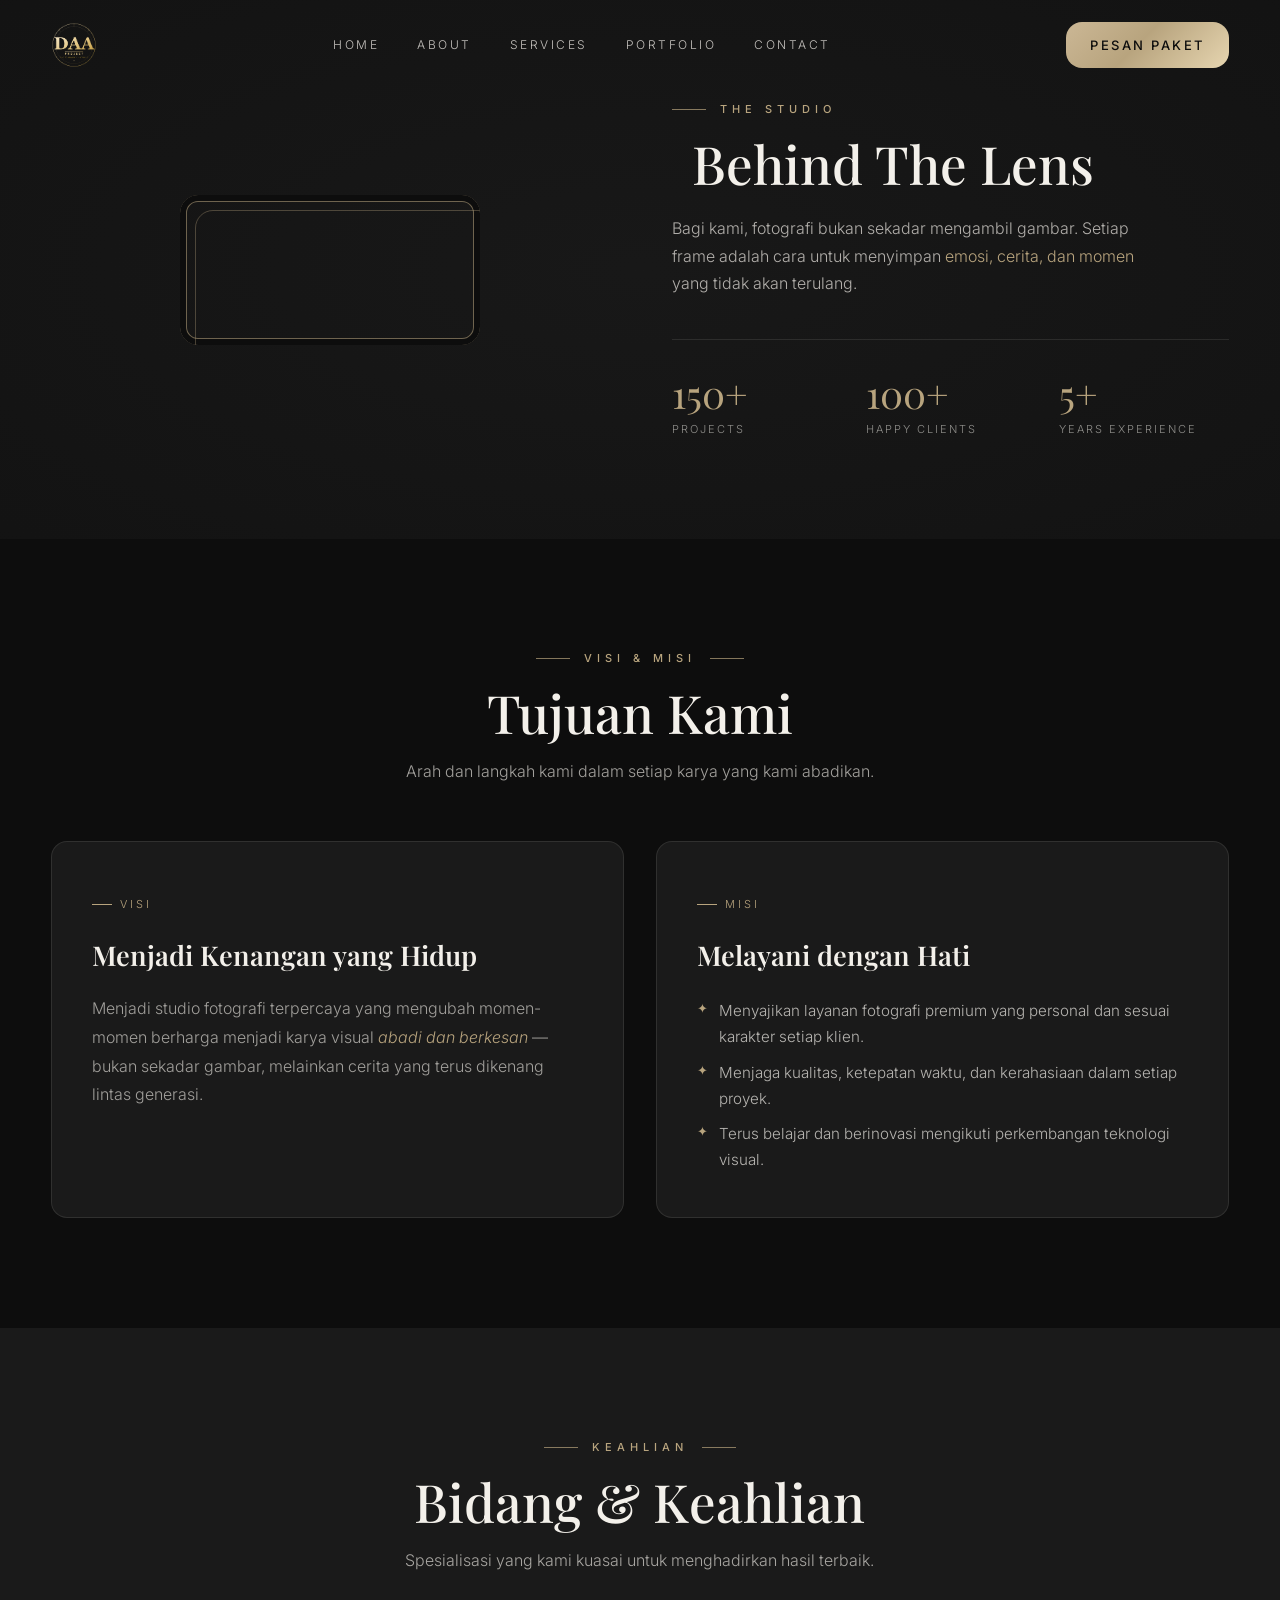
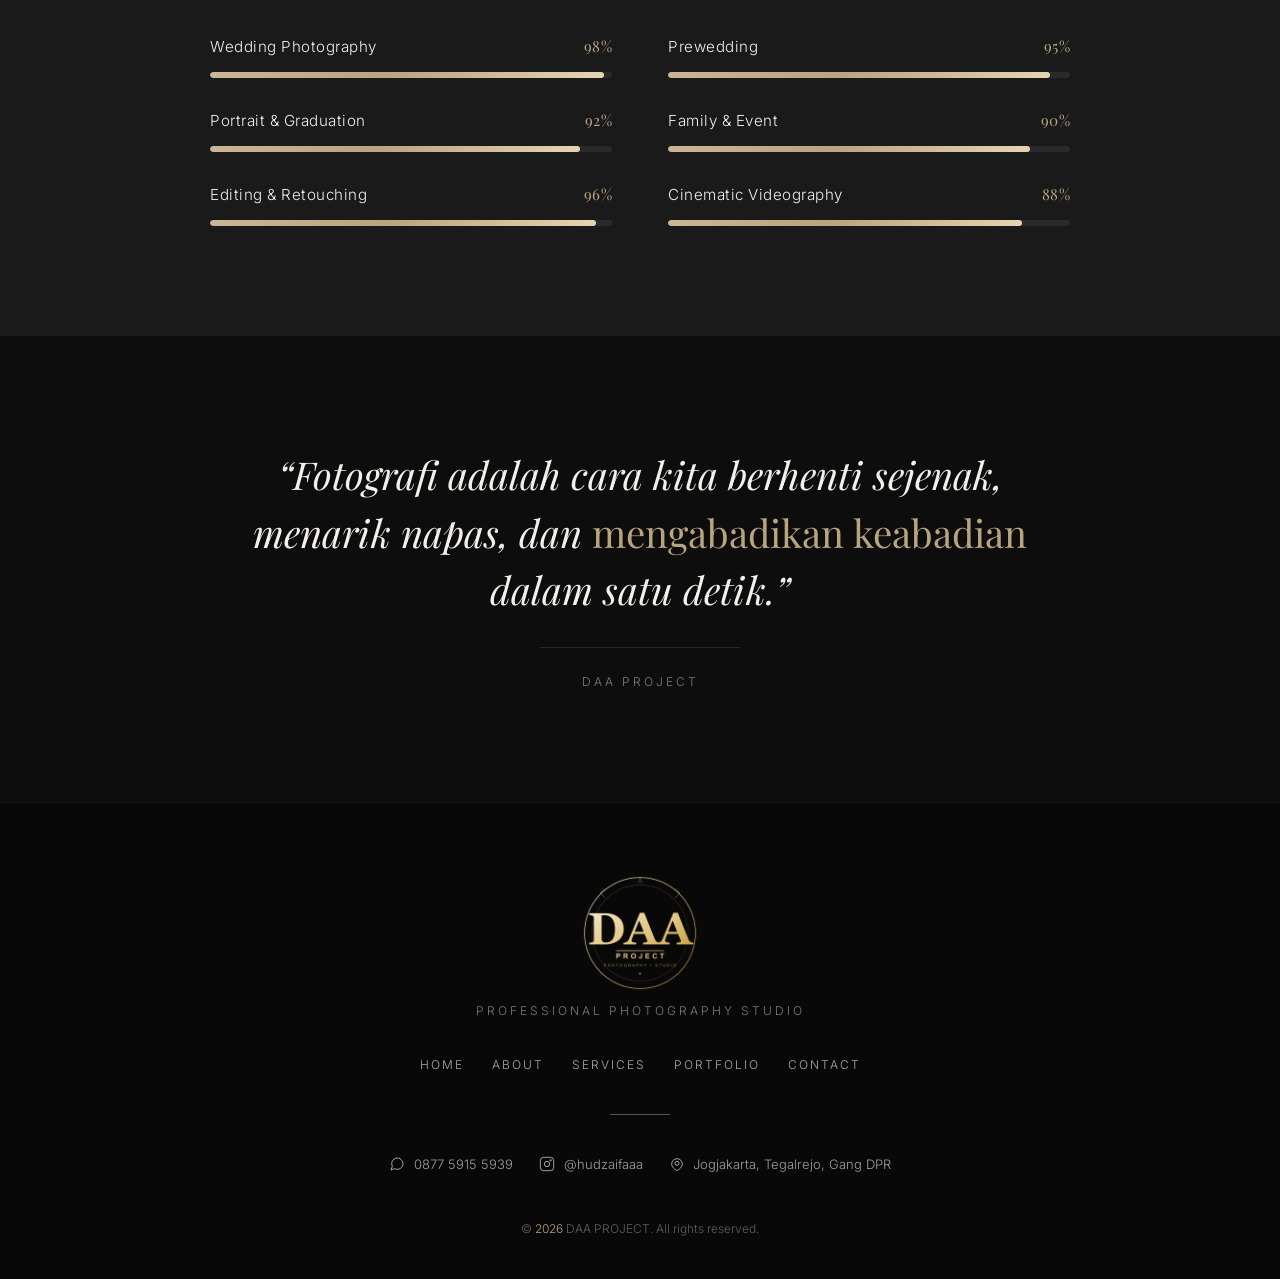
<file: about.html>
<!DOCTYPE html>
<html lang="id">
<head>
  <meta charset="UTF-8" />
  <meta name="viewport" content="width=device-width, initial-scale=1.0" />
  <title>About — DAA PROJECT</title>
  <link rel="icon" type="image/png" sizes="32x32" href="image/logo.png" />
  <link rel="icon" type="image/png" sizes="192x192" href="image/logo.png" />
  <link rel="apple-touch-icon" href="image/logo.png" />
  <meta name="description" content="Tentang DAA PROJECT — studio fotografi profesional di Yogyakarta. Mengabadikan emosi, cerita, dan momen dalam setiap frame." />

  <!-- Fonts -->
  <link rel="preconnect" href="https://fonts.googleapis.com" />
  <link rel="preconnect" href="https://fonts.gstatic.com" crossorigin />
  <link href="https://fonts.googleapis.com/css2?family=Playfair+Display:ital,wght@0,400;0,500;0,600;0,700;1,400&family=Inter:wght@300;400;500;600;700&display=swap" rel="stylesheet" />

  <style>
    /* ============================================================
       DESIGN TOKENS
    ============================================================ */
    :root {
      --deep-black: #0D0D0D;
      --dark-gray:  #1A1A1A;
      --warm-white: #F3F0EA;
      --soft-gold:  #B8A47E;
      --white:      #FFFFFF;

      --gold-grad: linear-gradient(135deg, #cbb795 0%, #B8A47E 45%, #e6d5b0 100%);

      --font-serif: 'Playfair Display', serif;
      --font-sans:  'Inter', sans-serif;

      --radius: 16px;

      --ease: cubic-bezier(0.22, 1, 0.36, 1);
      --speed: 560ms;
    }

    /* ============================================================
       RESET / BASE
    ============================================================ */
    *, *::before, *::after { margin: 0; padding: 0; box-sizing: border-box; }

    html { scroll-behavior: smooth; }

    body {
      background: var(--deep-black);
      color: var(--warm-white);
      font-family: var(--font-sans);
      font-weight: 300;
      line-height: 1.7;
      overflow-x: hidden;
      -webkit-font-smoothing: antialiased;
    }

    img { display: block; max-width: 100%; }
    a { color: inherit; text-decoration: none; }
    ul { list-style: none; }

    section { position: relative; }
    .container { width: 92%; max-width: 1240px; margin: 0 auto; }

    /* Reveal animation base */
    .reveal {
      opacity: 0;
      transform: translateY(42px);
      transition: opacity var(--speed) var(--ease), transform var(--speed) var(--ease);
      will-change: opacity, transform;
    }
    .reveal.is-visible { opacity: 1; transform: translateY(0); }

    /* ============================================================
       SECTION HEADINGS
    ============================================================ */
    .section-tag {
      font-size: 11px;
      letter-spacing: 5px;
      text-transform: uppercase;
      color: var(--soft-gold);
      font-weight: 500;
      display: flex;
      align-items: center;
      gap: 14px;
    }
    .section-tag::before {
      content: '';
      width: 34px; height: 1px;
      background: var(--soft-gold);
      opacity: .7;
    }
    .section-title {
      font-family: var(--font-serif);
      font-weight: 500;
      font-size: clamp(2rem, 5vw, 3.3rem);
      line-height: 1.15;
      margin-top: 14px;
      color: var(--warm-white);
    }
    .section-desc {
      max-width: 560px;
      color: rgba(243, 240, 234, .65);
      margin-top: 16px;
      font-size: 1rem;
    }

    /* ============================================================
       BUTTONS
    ============================================================ */
    .btn {
      display: inline-flex;
      align-items: center;
      justify-content: center;
      gap: 10px;
      padding: 16px 32px;
      font-family: var(--font-sans);
      font-size: 13px;
      font-weight: 500;
      letter-spacing: 2.5px;
      text-transform: uppercase;
      border-radius: var(--radius);
      cursor: pointer;
      transition: transform .45s var(--ease), box-shadow .45s var(--ease),
                  background .45s var(--ease), color .45s var(--ease);
      will-change: transform;
    }
    .btn-gold { background: var(--gold-grad); color: var(--deep-black); border: none; }
    .btn-gold:hover { transform: translateY(-3px); box-shadow: 0 18px 40px -12px rgba(184,164,126,.55); }
    .btn-outline { background: transparent; color: var(--warm-white); border: 1px solid rgba(243,240,234,.35); }
    .btn-outline:hover { border-color: var(--soft-gold); color: var(--soft-gold); transform: translateY(-3px); }

    /* ============================================================
       NAVIGATION
    ============================================================ */
    .nav {
      position: fixed; top: 0; left: 0;
      width: 100%; z-index: 100;
      padding: 22px 4%;
      display: flex; align-items: center; justify-content: space-between;
      transition: background .5s var(--ease), padding .5s var(--ease);
    }
    .nav.scrolled {
      background: rgba(13,13,13,.85);
      backdrop-filter: blur(14px);
      -webkit-backdrop-filter: blur(14px);
      padding: 14px 4%;
      border-bottom: 1px solid rgba(243,240,234,.07);
    }
    .nav-logo { display: inline-flex; align-items: center; font-family: var(--font-serif); font-size: 1.35rem; letter-spacing: 4px; font-weight: 600; color: var(--white); }
    .nav-logo-img { height: 46px; width: auto; display: block; }
    .nav-logo span { color: var(--soft-gold); }
    .nav-links { display: flex; gap: 38px; }
    .nav-links a {
      font-size: 12px; letter-spacing: 2.5px; text-transform: uppercase;
      color: rgba(243,240,234,.78); position: relative; padding: 4px 0; transition: color .3s;
    }
    .nav-links a::after {
      content: ''; position: absolute; bottom: 0; left: 0; width: 0; height: 1px;
      background: var(--soft-gold); transition: width .4s var(--ease);
    }
    .nav-links a:hover { color: var(--soft-gold); }
    .nav-links a:hover::after { width: 100%; }
    .nav-cta { padding: 12px 24px; }

    .hamburger {
      display: none; flex-direction: column; gap: 6px; cursor: pointer; z-index: 120;
      padding: 8px; background: none; border: none;
    }
    .hamburger span { width: 28px; height: 2px; background: var(--warm-white); transition: transform .4s var(--ease), opacity .3s; }
    .hamburger.open span:nth-child(1) { transform: translateY(8px) rotate(45deg); }
    .hamburger.open span:nth-child(2) { opacity: 0; }
    .hamburger.open span:nth-child(3) { transform: translateY(-8px) rotate(-45deg); }

    .mobile-menu {
      position: fixed; inset: 0; background: rgba(13,13,13,.97); backdrop-filter: blur(10px);
      display: flex; flex-direction: column; align-items: center; justify-content: center; gap: 30px;
      z-index: 110; opacity: 0; visibility: hidden; transition: opacity .5s var(--ease), visibility .5s;
    }
    .mobile-menu.open { opacity: 1; visibility: visible; }
    .mobile-menu a { font-family: var(--font-serif); font-size: 1.6rem; color: var(--warm-white); letter-spacing: 2px; transition: color .3s; }
    .mobile-menu a:hover { color: var(--soft-gold); }

    /* ============================================================
       HERO
    ============================================================ */
    .hero { position: relative; height: 100vh; min-height: 640px; display: flex; align-items: center; overflow: hidden; }
    .hero-bg { position: absolute; inset: 0; overflow: hidden; }
    .hero-bg img {
      width: 100%; height: 100%; object-fit: cover;
      transform: scale(1.08); animation: slowZoom 18s var(--ease) infinite alternate; will-change: transform;
    }
    @keyframes slowZoom { to { transform: scale(1.2); } }
    .hero-bg::after {
      content: ''; position: absolute; inset: 0;
      background: linear-gradient(180deg, rgba(13,13,13,.72) 0%, rgba(13,13,13,.35) 45%, rgba(13,13,13,.82) 78%, #0D0D0D 100%);
    }
    .hero-content { position: relative; z-index: 2; text-align: center; width: 100%; padding: 0 5%; }
    .hero-brand {
      font-family: var(--font-serif); font-size: clamp(2.6rem, 9vw, 5.5rem);
      letter-spacing: .30em; color: var(--white); font-weight: 600; text-indent: .30em; line-height: 1.1;
    }
    .hero-brand span { background: var(--gold-grad); -webkit-background-clip: text; background-clip: text; color: transparent; }
    .hero-tagline { font-family: var(--font-serif); font-style: italic; font-size: clamp(1.1rem, 3vw, 1.7rem); color: var(--soft-gold); margin-top: 16px; }
    .hero-desc { max-width: 520px; margin: 22px auto 0; color: rgba(243,240,234,.75); font-size: 1rem; }
    .hero-actions { display: flex; gap: 16px; justify-content: center; margin-top: 38px; flex-wrap: wrap; }

    .scroll-indicator {
      position: absolute; bottom: 34px; left: 50%; transform: translateX(-50%);
      z-index: 3; display: flex; flex-direction: column; align-items: center; gap: 10px;
      color: rgba(243,240,234,.6); font-size: 10px; letter-spacing: 3px; text-transform: uppercase;
    }
    .scroll-line { width: 1px; height: 52px; background: linear-gradient(180deg, transparent, var(--soft-gold)); position: relative; overflow: hidden; }
    .scroll-line::after { content: ''; position: absolute; top: -100%; left: 0; width: 100%; height: 50%; background: var(--warm-white); animation: scrollDrop 2s var(--ease) infinite; }
    @keyframes scrollDrop { 0% { top: -50%; } 100% { top: 110%; } }

    .hero .fade-up { animation: fadeUp 1s var(--ease) both; }
    .hero .fade-up.d1 { animation-delay: .15s; }
    .hero .fade-up.d2 { animation-delay: .35s; }
    .hero .fade-up.d3 { animation-delay: .55s; }
    .hero .fade-up.d4 { animation-delay: .75s; }
    @keyframes fadeUp { from { opacity: 0; transform: translateY(34px); } to { opacity: 1; transform: translateY(0); } }

    /* ============================================================
       FEATURED WORKS
    ============================================================ */
    .works { padding: 120px 0 90px; }
    .works-head { display: flex; flex-wrap: wrap; align-items: flex-end; justify-content: space-between; gap: 30px; margin-bottom: 55px; }
    .works-filter { display: flex; gap: 8px; flex-wrap: wrap; }
    .filter-btn {
      background: transparent; border: 1px solid rgba(243,240,234,.16); color: rgba(243,240,234,.65);
      padding: 9px 18px; font-family: var(--font-sans); font-size: 11px; letter-spacing: 2px;
      text-transform: uppercase; border-radius: 40px; cursor: pointer; transition: all .4s var(--ease);
    }
    .filter-btn:hover { border-color: var(--soft-gold); color: var(--soft-gold); }
    .filter-btn.active { background: var(--gold-grad); color: var(--deep-black); border-color: transparent; font-weight: 600; }

    .works-grid { display: grid; grid-template-columns: repeat(2, 1fr); gap: 24px; max-width: 680px; margin: 0 auto; }
    .work-item { position: relative; aspect-ratio: 4 / 3; overflow: hidden; border-radius: var(--radius); cursor: pointer; box-shadow: 0 10px 30px rgba(0,0,0,.35); }
    .work-item img { width: 100%; height: 100%; object-fit: cover; transition: transform 1.2s var(--ease); }
    .work-item:hover img { transform: scale(1.14); }
    .work-overlay {
      position: absolute; inset: 0; background: linear-gradient(180deg, transparent 30%, rgba(13,13,13,.9) 100%);
      opacity: 0; transition: opacity .6s var(--ease); display: flex; flex-direction: column;
      justify-content: flex-end; padding: 26px;
    }
    .work-item:hover .work-overlay { opacity: 1; }
    .work-cat { font-size: 10px; letter-spacing: 3px; text-transform: uppercase; color: var(--soft-gold); transform: translateY(14px); transition: transform .5s var(--ease); }
    .work-title { font-family: var(--font-serif); font-size: 1.35rem; color: var(--white); margin-top: 6px; transform: translateY(14px); transition: transform .5s var(--ease) .06s; }
    .work-plus {
      position: absolute; top: 20px; right: 20px; width: 34px; height: 34px;
      border: 1px solid rgba(243,240,234,.4); border-radius: 50%; display: grid; place-items: center;
      color: var(--white); font-size: 1.1rem; transform: scale(0); transition: transform .5s var(--ease);
    }
    .work-item:hover .work-plus { transform: scale(1); }
    .work-item:hover .work-cat, .work-item:hover .work-title { transform: translateY(0); }

    .work-item.hidden { display: none; }

    /* ============================================================
       ABOUT
    ============================================================ */
    .about { padding: 100px 0; background: var(--dark-gray); position: relative; overflow: hidden; }
    .about::before {
      content: ''; position: absolute; inset: 0; z-index: 0;
      background: url('https://images.unsplash.com/photo-1516035069371-29a1b244cc32?q=80&w=1600&auto=format&fit=crop') center/cover no-repeat;
      opacity: .16; filter: grayscale(0.6);
    }
    .about::after {
      content: ''; position: absolute; inset: 0; z-index: 0;
      background: radial-gradient(ellipse at center, rgba(13,13,13,.15) 0%, rgba(13,13,13,.55) 100%);
    }
    .about .container { position: relative; z-index: 1; }
    .about-grid { display: grid; grid-template-columns: 1fr 1fr; gap: 64px; align-items: center; justify-items: center; }
    .about-image { position: relative; overflow: hidden; border-radius: 18px; width: fit-content; max-width: 100%; }
    .about-image img, .about-image video { width: 100%; height: auto; display: block; object-fit: cover; border-radius: 18px; }
    .about-grid .about-copy { justify-self: start; width: 100%; text-align: left; }
    .about-image::before {
      content: ''; position: absolute; inset: -1px; z-index: 3;
      border: 1px solid rgba(184,164,126,.35); border-radius: 18px;
      transform: translate(16px, 16px); pointer-events: none;
    }
    .about-image::after {
      content: ''; position: absolute; inset: 0; z-index: 2; border-radius: 18px;
      box-shadow: inset 0 0 0 6px #0D0D0D, inset 0 0 0 7px rgba(184,164,126,.55);
      pointer-events: none;
    }
    .about-copy .section-tag { justify-content: flex-start; }
    .about-copy .section-title { padding-left: 20px; }
    .about-text { color: rgba(243,240,234,.7); margin-top: 22px; max-width: 480px; }
    .about-text em { color: var(--soft-gold); font-style: normal; }

    .stats { display: grid; grid-template-columns: repeat(3, 1fr); gap: 24px; margin-top: 42px; padding-top: 34px; border-top: 1px solid rgba(243,240,234,.1); }
    .stat-number { font-family: var(--font-serif); font-size: 2.4rem; color: var(--soft-gold); line-height: 1; }
    .stat-label { font-size: 11px; letter-spacing: 2px; text-transform: uppercase; color: rgba(243,240,234,.55); margin-top: 8px; }

    /* ============================================================
       SERVICES
    ============================================================ */
    .services { padding: 110px 0; }
    .services-head { text-align: center; }
    .services-head .section-tag { justify-content: center; }
    .services-head .section-tag::after { content: ''; width: 34px; height: 1px; background: var(--soft-gold); opacity: .7; }
    .services-head .section-desc { margin-left: auto; margin-right: auto; }

    .services-grid { display: grid; grid-template-columns: repeat(4, 1fr); gap: 20px; margin-top: 55px; }
    .service-card {
      background: var(--dark-gray); border: 1px solid rgba(243,240,234,.06);
      padding: 38px 28px; border-radius: var(--radius); position: relative;
      transition: transform .5s var(--ease), border-color .5s var(--ease), background .5s var(--ease);
      overflow: hidden;
    }
    .service-card::before {
      content: ''; position: absolute; top: 0; left: 0; height: 3px; width: 0;
      background: var(--gold-grad); transition: width .5s var(--ease);
    }
    .service-card:hover { transform: translateY(-8px); border-color: rgba(184,164,126,.4); background: #202020; }
    .service-card:hover::before { width: 100%; }
    .service-icon { font-family: var(--font-serif); font-size: 2.2rem; color: var(--soft-gold); line-height: 1; }
    .service-card h3 { font-family: var(--font-serif); font-weight: 500; font-size: 1.15rem; color: var(--warm-white); margin-top: 22px; letter-spacing: .5px; }
    .service-card p { color: rgba(243,240,234,.58); font-size: .92rem; margin-top: 12px; }

    .services-foot { text-align: center; margin-top: 48px; }

    /* ============================================================
       WHY CHOOSE US
    ============================================================ */
    .why { padding: 110px 0; background: var(--dark-gray); }
    .why-head { text-align: center; }
    .why-head .section-tag { justify-content: center; }
    .why-head .section-tag::after { content: ''; width: 34px; height: 1px; background: var(--soft-gold); opacity: .7; }

    .why-grid { display: grid; grid-template-columns: repeat(4, 1fr); gap: 20px; margin-top: 55px; }
    .why-item { text-align: center; padding: 30px 20px; }
    .why-icon {
      width: 68px; height: 68px; margin: 0 auto; border: 1px solid rgba(184,164,126,.4);
      border-radius: 50%; display: grid; place-items: center; color: var(--soft-gold);
      transition: background .4s var(--ease), color .4s var(--ease), transform .4s var(--ease);
    }
    .why-item:hover .why-icon { background: var(--gold-grad); color: var(--deep-black); transform: translateY(-4px); }
    .why-item h3 { font-family: var(--font-serif); font-weight: 500; font-size: 1.05rem; color: var(--warm-white); margin-top: 20px; }
    .why-item p { color: rgba(243,240,234,.55); font-size: .88rem; margin-top: 10px; }

    /* ============================================================
       VISI & MISI
    ============================================================ */
    .vm { padding: 110px 0; background: var(--deep-black); }
    .vm-head { text-align: center; }
    .vm-head .section-tag { justify-content: center; }
    .vm-head .section-tag::after { content: ''; width: 34px; height: 1px; background: var(--soft-gold); opacity: .7; }
    .vm-head .section-desc { margin-left: auto; margin-right: auto; }
    .vm-grid { display: grid; grid-template-columns: 1fr 1fr; gap: 32px; margin-top: 55px; }
    .vm-item {
      background: var(--dark-gray); border: 1px solid rgba(243,240,234,.1); padding: 44px 40px;
      border-radius: var(--radius); position: relative; overflow: hidden;
      transition: transform .4s var(--ease), border-color .4s var(--ease);
    }
    .vm-item::before {
      content: ''; position: absolute; top: 0; left: 0; height: 100%; width: 3px;
      background: var(--gold-grad); opacity: 0; transition: opacity .4s var(--ease);
    }
    .vm-item:hover { transform: translateY(-8px); border-color: rgba(184,164,126,.45); }
    .vm-item:hover::before { opacity: 1; }
    .vm-label {
      font-size: 11px; letter-spacing: 3px; text-transform: uppercase; color: var(--soft-gold);
      display: inline-flex; align-items: center; gap: 8px;
    }
    .vm-label::before { content: ''; width: 20px; height: 1px; background: var(--soft-gold); }
    .vm-item h3 { font-family: var(--font-serif); font-weight: 600; font-size: 1.7rem; color: var(--warm-white); margin-top: 18px; }
    .vm-item p { color: rgba(243,240,234,.62); margin-top: 16px; line-height: 1.8; }
    .vm-list { list-style: none; margin-top: 20px; }
    .vm-list li {
      color: rgba(243,240,234,.72); font-size: .95rem; padding-left: 22px; position: relative; margin-top: 10px;
    }
    .vm-list li::before { content: '✦'; position: absolute; left: 0; top: 0; color: var(--soft-gold); font-size: .8rem; }

    /* ============================================================
       SKILLS
    ============================================================ */
    .skills { padding: 110px 0; background: var(--dark-gray); }
    .skills-head { text-align: center; }
    .skills-head .section-tag { justify-content: center; }
    .skills-head .section-tag::after { content: ''; width: 34px; height: 1px; background: var(--soft-gold); opacity: .7; }
    .skills-head .section-desc { margin-left: auto; margin-right: auto; }
    .skills-grid { max-width: 860px; margin: 60px auto 0; display: grid; grid-template-columns: 1fr 1fr; column-gap: 56px; row-gap: 30px; }
    .skill-name { display: flex; justify-content: space-between; font-size: .95rem; color: var(--warm-white); letter-spacing: .5px; }
    .skill-name span:last-child { color: var(--soft-gold); font-family: var(--font-serif); }
    .skill-track { height: 6px; background: #2a2a2c; border-radius: 99px; margin-top: 12px; overflow: hidden; }
    .skill-fill {
      height: 100%; width: 0; border-radius: 99px; background: var(--gold-grad);
      transition: width 1.4s var(--ease);
    }

    /* ============================================================
       ABOUT QUOTE (kata-kata singkat di atas footer)
    ============================================================ */
    .about-quote { padding: 110px 0; text-align: center; background: var(--deep-black); }
    .about-quote blockquote {
      font-family: var(--font-serif); font-style: italic; font-weight: 400;
      font-size: clamp(1.5rem, 4vw, 2.4rem); color: var(--warm-white);
      line-height: 1.5; max-width: 820px; margin: 0 auto;
    }
    .about-quote blockquote em { color: var(--soft-gold); font-style: normal; }
    .about-quote cite {
      display: block; margin-top: 28px; font-family: var(--font-sans); font-style: normal;
      font-size: 12px; letter-spacing: 3px; text-transform: uppercase; color: rgba(243,240,234,.5);
      padding-top: 24px; border-top: 1px solid rgba(243,240,234,.12); width: 200px; margin: 28px auto 0;
    }

    @media (max-width: 640px) {
      .vm-grid { grid-template-columns: 1fr; }
      .skills-grid { grid-template-columns: 1fr; column-gap: 0; }
      .vm-item { padding: 32px 24px; }
    }

    /* ============================================================
       TESTIMONIALS
    ============================================================ */
    .testimonials { padding: 110px 0; }
    .testimonials-head { text-align: center; }
    .testimonials-head .section-tag { justify-content: center; }
    .testimonials-head .section-tag::after { content: ''; width: 34px; height: 1px; background: var(--soft-gold); opacity: .7; }

    .testimonial-grid { display: grid; grid-template-columns: repeat(3, 1fr); gap: 22px; margin-top: 55px; }
    .testimonial-card {
      background: var(--dark-gray); border: 1px solid rgba(243,240,234,.06);
      padding: 40px 30px; border-radius: var(--radius); position: relative; transition: transform .5s var(--ease), border-color .5s var(--ease);
    }
    .testimonial-card:hover { transform: translateY(-6px); border-color: rgba(184,164,126,.35); }
    .testimonial-card .quote { font-family: var(--font-serif); font-size: 3.2rem; color: var(--soft-gold); line-height: 1; height: 30px; }
    .testimonial-text { color: rgba(243,240,234,.8); font-size: .98rem; margin-top: 16px; font-style: italic; }
    .testimonial-author { margin-top: 26px; padding-top: 20px; border-top: 1px solid rgba(243,240,234,.1); }
 

    /* ============================================================
       PACKAGES / PRICING (FITUR PEMILIHAN PAKET)
    ============================================================ */
    .packages { padding: 110px 0; background: #0F0F0F; }
    .packages-head { text-align: center; }
    .packages-head .section-tag { justify-content: center; }
    .packages-head .section-tag::after { content: ''; width: 34px; height: 1px; background: var(--soft-gold); opacity: .7; }
    .packages-head .section-desc { margin-left: auto; margin-right: auto; }

    .packages-billing { display: flex; justify-content: center; align-items: center; gap: 14px; margin-top: 28px; font-size: 13px; letter-spacing: 1.5px; text-transform: uppercase; color: rgba(243,240,234,.6); }
    .billing-toggle { position: relative; width: 58px; height: 30px; background: var(--dark-gray); border: 1px solid rgba(184,164,126,.4); border-radius: 40px; cursor: pointer; transition: background .4s var(--ease); -webkit-appearance: none; appearance: none; }
    .billing-toggle::after { content: ''; position: absolute; top: 3px; left: 4px; width: 22px; height: 22px; background: var(--soft-gold); border-radius: 50%; transition: transform .4s var(--ease); }
    .billing-toggle:checked::after { transform: translateX(28px); }
    .billing-toggle:checked + .packages-billing-text { color: var(--soft-gold); }
    .packages-billing .savings { color: var(--soft-gold); font-size: 11px; letter-spacing: 1px; text-transform: none; }

    .packages-grid { display: grid; grid-template-columns: repeat(3, 1fr); gap: 24px; margin-top: 55px; align-items: stretch; }
    .package-card {
      position: relative; background: var(--dark-gray); border: 1px solid rgba(243,240,234,.08);
      border-radius: var(--radius); padding: 42px 32px; display: flex; flex-direction: column;
      transition: transform .5s var(--ease), border-color .5s var(--ease), box-shadow .5s var(--ease);
    }
    .package-card:hover { transform: translateY(-8px); border-color: rgba(184,164,126,.45); box-shadow: 0 24px 50px -18px rgba(0,0,0,.7); }
    .package-card.featured { background: linear-gradient(160deg, #20232A 0%, #17181D 100%); border-color: rgba(184,164,126,.65); }
    .package-badge {
      position: absolute; top: 0; left: 50%; transform: translate(-50%, -50%);
      background: var(--gold-grad); color: var(--deep-black); font-size: 10px; letter-spacing: 2px;
      text-transform: uppercase; font-weight: 600; padding: 8px 18px; border-radius: 40px; white-space: nowrap;
    }
    .package-name { font-family: var(--font-serif); font-weight: 600; font-size: 1.5rem; color: var(--warm-white); letter-spacing: .5px; }
    .package-desc { color: rgba(243,240,234,.55); font-size: .9rem; margin-top: 10px; min-height: 42px; }
    .package-price { display: flex; align-items: baseline; gap: 6px; margin-top: 26px; }
    .package-price .currency { font-size: 1rem; color: var(--soft-gold); font-weight: 500; }
    .package-price .amount { font-family: var(--font-serif); font-size: 2.4rem; color: var(--warm-white); line-height: 1; font-weight: 500; }
    .package-price .period { font-size: 12px; color: rgba(243,240,234,.45); }
    .package-price .old-amount { font-size: 14px; color: rgba(243,240,234,.4); text-decoration: line-through; margin-left: 4px; }
    .package-features { margin-top: 28px; padding-top: 26px; border-top: 1px solid rgba(243,240,234,.1); display: flex; flex-direction: column; gap: 13px; flex: 1; }
    .package-features li { display: flex; align-items: flex-start; gap: 10px; font-size: 14px; color: rgba(243,240,234,.78); }
    .package-features li.off { color: rgba(243,240,234,.32); text-decoration: line-through; }
    .package-features .check { flex: none; color: var(--soft-gold); font-size: 1rem; line-height: 1.3; }
    .package-features .cross { flex: none; color: rgba(243,240,234,.35); font-size: 1rem; line-height: 1.3; }
    .package-card .btn { margin-top: 30px; width: 100%; }
    .package-card .btn-outline.is-selected { background: var(--gold-grad); color: var(--deep-black); border-color: transparent; }

    .packages-note { text-align: center; margin-top: 40px; color: rgba(243,240,234,.5); font-size: 13px; }
    .packages-note a { color: var(--soft-gold); text-decoration: underline; }

    /* Form pemesanan / pembelian paket (di section paket) */
    /* Modal pemesanan / pembelian paket (muncul saat tombol Pilih Paket diklik) */
    .packages-overlay {
      display: none; position: fixed; inset: 0; z-index: 999;
      background: rgba(8,8,8,.6);
      backdrop-filter: blur(6px); -webkit-backdrop-filter: blur(6px);
    }
    .packages-overlay.show { display: block; }
    .packages-order {
      display: none; position: fixed; z-index: 1000;
      top: 50%; left: 50%; transform: translate(-50%, -48%);
      width: min(720px, 94vw); max-height: 90vh; overflow: auto;
      background: var(--dark-gray); border: 1px solid rgba(184,164,126,.45);
      border-radius: var(--radius); box-shadow: 0 40px 90px -20px rgba(0,0,0,.85);
    }
    .packages-order.show { display: block; animation: orderIn .45s var(--ease); }
    @keyframes orderIn { from { opacity: 0; transform: translate(-50%, -46%) scale(.96); } to { opacity: 1; transform: translate(-50%, -50%) scale(1); } }
    .packages-order-head {
      position: sticky; top: 0; z-index: 2; display: flex; align-items: flex-start; justify-content: space-between; gap: 16px;
      padding: 26px 34px; background: linear-gradient(135deg, #20232A, #17181D);
      border-bottom: 1px solid rgba(243,240,234,.08);
    }
    .packages-order-title { font-family: var(--font-serif); font-weight: 600; font-size: 1.4rem; color: var(--warm-white); }
    .packages-order-sub { color: rgba(243,240,234,.6); font-size: 14px; margin-top: 6px; max-width: 520px; }
    .packages-close {
      flex: none; width: 34px; height: 34px; border-radius: 50%; margin-top: 2px;
      border: 1px solid rgba(243,240,234,.3); background: transparent; color: rgba(243,240,234,.8);
      cursor: pointer; font-size: 1rem; line-height: 1; transition: all .3s var(--ease);
    }
    .packages-close:hover { background: var(--gold-grad); color: var(--deep-black); }
    .packages-order-form { padding: 30px 34px; border-radius: 0; background: transparent; }
    body.order-open { overflow: hidden; }
    @media (max-width: 640px) {
      .packages-order-head { padding: 20px 20px; }
      .packages-order-form { padding: 22px 20px; }
      .packages-order { top: 50%; }
    }

    @media (max-width: 1024px) { .packages-grid { grid-template-columns: repeat(2, 1fr); } }
    @media (max-width: 640px) {
      .packages-grid { grid-template-columns: 1fr; }
      .package-card { padding: 34px 24px; }
    }

    /* ============================================================
       GALLERY / INSTAGRAM
    ============================================================ */
    .gallery { padding: 20px 0 110px; }
    .gallery-head { text-align: center; }
    .gallery-head .section-tag { justify-content: center; }
    .gallery-head .section-tag::after { content: ''; width: 34px; height: 1px; background: var(--soft-gold); opacity: .7; }
    .gallery-brand { font-family: var(--font-serif); color: var(--soft-gold); font-style: italic; font-size: 1.1rem; margin-top: 10px; }

    .gallery-wrapper { position: relative; }
    .gallery-nav {
      position: absolute; top: 50%; transform: translateY(-50%); z-index: 5;
      width: 46px; height: 46px; border-radius: 50%; border: 1px solid rgba(184,164,126,.5);
      background: rgba(13,13,13,.85); color: var(--soft-gold); cursor: pointer;
      display: grid; place-items: center; font-size: 1.3rem; line-height: 1;
      transition: background .3s var(--ease), color .3s var(--ease), transform .3s var(--ease);
    }
    .gallery-nav:hover { background: var(--gold-grad); color: var(--deep-black); }
    .gallery-nav.prev { left: 8px; }
    .gallery-nav.next { right: 8px; }
    .gallery-nav:active { transform: translateY(-50%) scale(.92); }

    .gallery-track { display: flex; gap: 14px; overflow-x: auto; padding: 55px 4vw 20px; scroll-snap-type: x mandatory; scroll-behavior: smooth; }
    .gallery-track::-webkit-scrollbar { height: 5px; }
    .gallery-track::-webkit-scrollbar-thumb { background: var(--soft-gold); border-radius: 8px; }
    .gallery-item {
      flex: 0 0 auto; width: 260px; height: 330px; border-radius: var(--radius);
      overflow: hidden; position: relative; scroll-snap-align: center; cursor: pointer;
    }
    .gallery-item img { width: 100%; height: 100%; object-fit: cover; transition: transform .8s var(--ease); }
    .gallery-item:hover img { transform: scale(1.1); }
    .gallery-item.instagram-logo {
      display: grid; place-items: center; background: var(--dark-gray);
      border: 1px solid rgba(243,240,234,.08);
    }
    .instagram-mark { width: 44px; height: 44px; }

    .gallery-foot { text-align: center; margin-top: 34px; }

    /* ============================================================
       CTA BANNER
    ============================================================ */
    .cta { position: relative; overflow: hidden; padding: 150px 0; text-align: center; }
    .cta-bg { position: absolute; inset: 0; }
    .cta-bg img { width: 100%; height: 100%; object-fit: cover; }
    .cta-bg::after { content: ''; position: absolute; inset: 0; background: linear-gradient(180deg, rgba(13,13,13,.85), rgba(13,13,13,.92)); }
    .cta-content { position: relative; z-index: 2; }
    .cta-title {
      font-family: var(--font-serif); font-size: clamp(2.2rem, 6vw, 4rem); color: var(--white);
      font-weight: 500; letter-spacing: .5px; max-width: 800px; margin: 0 auto;
    }
    .cta-title em { color: var(--soft-gold); font-style: normal; }
    .cta-desc { color: rgba(243,240,234,.75); max-width: 480px; margin: 22px auto 0; }
    .cta-content .btn { margin-top: 38px; }

    /* ============================================================
       BOOKING
    ============================================================ */
    .booking { padding: 110px 0; background: #0F0F0F; }
    .booking-grid { display: grid; grid-template-columns: 1fr 1.2fr; gap: 54px; align-items: start; }
    .booking-info h2 { margin-top: 14px; }
    .booking-info p { color: rgba(243,240,234,.7); margin-top: 20px; max-width: 460px; line-height: 1.8; }
    .booking-contact { margin-top: 34px; display: flex; flex-direction: column; gap: 16px; }
    .booking-contact a {
      display: inline-flex; align-items: center; gap: 12px; color: rgba(243,240,234,.8);
      font-size: 15px; text-decoration: none; transition: color .3s var(--ease);
    }
    .booking-contact a:hover { color: var(--soft-gold); }
    .booking-contact svg { width: 18px; height: 18px; color: var(--soft-gold); flex: none; }

    .booking-form {
      background: var(--dark-gray); border: 1px solid rgba(243,240,234,.08);
      border-radius: var(--radius); padding: 42px;
    }
    .booking-form .form-row { display: grid; grid-template-columns: 1fr 1fr; gap: 18px; }
    .booking-form label { display: block; font-size: 11px; letter-spacing: 2px; text-transform: uppercase; color: rgba(243,240,234,.6); margin-bottom: 10px; }
    .booking-form input, .booking-form select, .booking-form textarea {
      width: 100%; background: #1B1B1B; border: 1px solid rgba(243,240,234,.12); color: var(--warm-white);
      padding: 14px 16px; font-family: var(--font-sans); font-size: 15px; border-radius: var(--radius);
      transition: border-color .3s var(--ease), box-shadow .3s var(--ease); margin-bottom: 20px;
    }
    .booking-form select { appearance: none; -webkit-appearance: none; background-image: linear-gradient(45deg, transparent 50%, var(--soft-gold) 50%), linear-gradient(135deg, var(--soft-gold) 50%, transparent 50%); background-position: calc(100% - 22px) 55%, calc(100% - 17px) 55%; background-size: 5px 5px; background-repeat: no-repeat; }
    .booking-form select option { background: #1B1B1B; color: var(--warm-white); }
    .booking-form textarea { resize: vertical; min-height: 110px; }
    .booking-form input:focus, .booking-form select:focus, .booking-form textarea:focus {
      outline: none; border-color: var(--soft-gold); box-shadow: 0 0 0 3px rgba(184,164,126,.15);
    }
    .booking-form .btn { width: 100%; margin-top: 6px; }
    .booking-form .form-note { font-size: 12px; color: rgba(243,240,234,.45); text-align: center; margin-top: 16px; }
    .booking-success {
      display: none; margin-top: 18px; padding: 16px; border-radius: var(--radius); text-align: center;
      background: rgba(184,164,126,.12); border: 1px solid rgba(184,164,126,.4); color: var(--soft-gold); font-size: 14px;
    }
    .booking-success.show { display: block; }

    /* Bagian pembelian paket di dalam form pemesanan */
    .purchase-box {
      background: #17181D; border: 1px solid rgba(184,164,126,.35);
      border-radius: var(--radius); padding: 24px; margin-bottom: 28px;
    }
    .purchase-title {
      display: flex; justify-content: space-between; align-items: center;
      font-family: var(--font-serif); font-size: 1.1rem; color: var(--warm-white);
      margin-bottom: 4px; letter-spacing: .5px;
    }
    .purchase-title .purchase-money { color: var(--soft-gold); font-size: 1.3rem; }
    .purchase-box label { display: block; font-size: 11px; letter-spacing: 2px; text-transform: uppercase; color: rgba(243,240,234,.6); margin-bottom: 10px; }
    .purchase-box input[readonly] { background: #111318; color: var(--soft-gold); font-weight: 500; }
    .purchase-row { display: grid; grid-template-columns: 1fr 1fr; gap: 16px; margin-top: 18px; }
    @media (max-width: 480px) { .purchase-row { grid-template-columns: 1fr; } }

    @media (max-width: 768px) {
      .booking-grid { grid-template-columns: 1fr; }
      .booking-form .form-row { grid-template-columns: 1fr; }
      .booking-form { padding: 28px 20px; }
    }

    /* ============================================================
       FOOTER
    ============================================================ */
    footer { background: #080808; border-top: 1px solid rgba(243,240,234,.06); padding: 70px 0 40px; }
    .footer-top { text-align: center; }
    .footer-logo { font-family: var(--font-serif); font-size: 1.7rem; letter-spacing: 6px; font-weight: 600; color: var(--white); }
    .footer-logo-img { height: 120px; width: auto; display: block; margin: 0 auto; }
    .footer-logo span { color: var(--soft-gold); }
    .footer-tagline { color: rgba(243,240,234,.5); font-size: 12px; letter-spacing: 3px; text-transform: uppercase; margin-top: 8px; }
    .footer-nav { display: flex; justify-content: center; flex-wrap: wrap; gap: 28px; margin-top: 34px; }
    .footer-nav a { font-size: 12px; letter-spacing: 2px; text-transform: uppercase; color: rgba(243,240,234,.7); transition: color .3s; }
    .footer-nav a:hover { color: var(--soft-gold); }
    .footer-divider { width: 60px; height: 1px; background: var(--soft-gold); opacity: .5; margin: 38px auto; }
    .footer-contact { display: flex; justify-content: center; flex-wrap: wrap; gap: 26px; }
    .footer-contact a { display: inline-flex; align-items: center; gap: 9px; color: rgba(243,240,234,.65); font-size: 13px; transition: color .3s; }
    .footer-contact a:hover { color: var(--soft-gold); }
    .footer-contact .sep { color: rgba(243,240,234,.25); }
    .footer-bottom { text-align: center; margin-top: 44px; color: rgba(243,240,234,.38); font-size: 12px; }
    .footer-bottom span { color: var(--soft-gold); }

    /* ============================================================
       RESPONSIVE
    ============================================================ */
    @media (max-width: 1024px) {
      .services-grid, .why-grid { grid-template-columns: repeat(2, 1fr); }
      .testimonial-grid { grid-template-columns: 1fr; max-width: 620px; margin-left: auto; margin-right: auto; }
      .works-grid { grid-template-columns: repeat(2, 1fr); }
    }

    @media (max-width: 768px) {
      .nav-links, .nav-cta { display: none; }
      .hamburger { display: flex; }
      .about-grid { grid-template-columns: 1fr; gap: 40px; }
      .about-image { max-width: 90%; margin: 0 auto; }
      .works-grid { grid-template-columns: 1fr; gap: 16px; }
      .works-head { flex-direction: column; align-items: flex-start; }
      .works-head .section-desc { max-width: none; }
      .hero-actions .btn { width: 100%; max-width: 320px; }
      .gallery-item { width: min(52vw, 62vw); height: auto; }
      .stats { gap: 14px; }
      .stat-number { font-size: 1.9rem; }
    }

    @media (max-width: 640px) {
      .hero { min-height: 100svh; }
      .hero-brand { letter-spacing: .18em; text-indent: .18em; font-size: clamp(2rem, 11vw, 3rem); }
      .hero-tagline { font-size: clamp(1rem, 4.5vw, 1.2rem); }
      .hero-desc { font-size: .95rem; padding: 0 8px; }
      .section-title { font-size: clamp(1.7rem, 7vw, 2.4rem); }
      .container { width: 90%; }
    }

    @media (max-width: 480px) {
      .services-grid { grid-template-columns: 1fr; gap: 16px; }
      .why-grid { grid-template-columns: 1fr 1fr; gap: 14px; }
      .service-card { padding: 28px 20px; }
      .btn { padding: 14px 24px; letter-spacing: 2px; }
      .container { width: 90%; }
      .cta { padding: 100px 0; }
      .footer-nav { gap: 20px; }
      .footer-contact { gap: 14px; flex-direction: column; align-items: center; }
      .mobile-menu a { font-size: 1.35rem; }
    }

    @media (max-width: 380px) {
      .why-grid { grid-template-columns: 1fr; }
      .stats { grid-template-columns: 1fr 1fr 1fr; gap: 8px; }
      .stat-number { font-size: 1.6rem; }
      .hero-brand { letter-spacing: .12em; text-indent: .12em; font-size: clamp(1.7rem, 11vw, 2.4rem); }
    }

    @media (max-height: 500px) and (orientation: landscape) {
      .hero { min-height: 420px; height: auto; padding: 140px 0 80px; }
    }
</style>
</head>
<body>

  <!-- ================= NAVIGATION ================= -->
  <header class="nav" id="nav">
    <a href="index.html" class="nav-logo"><img class="nav-logo-img" src="image/logo.png" alt="DAA PROJECT" /></a>
    <nav class="nav-links">
      <a href="index.html">Home</a>
      <a href="about.html">About</a>
      <a href="service.html">Services</a>
      <a href="portofolio.html">Portfolio</a>
      <a href="contact.html">Contact</a>
    </nav>
    <a href="service.html" class="btn btn-gold nav-cta">Pesan Paket</a>
    <button class="hamburger" id="hamburger" aria-label="Menu">
      <span></span><span></span><span></span>
    </button>
  </header>

  <div class="mobile-menu" id="mobileMenu">
    <a href="index.html">Home</a>
    <a href="about.html">About</a>
    <a href="service.html">Services</a>
    <a href="portofolio.html">Portfolio</a>
    <a href="contact.html">Contact</a>
  </div>

  <!-- ================= ABOUT ================= -->
  <section class="about" id="about">
    <div class="container">
      <div class="about-grid">
        <div class="about-image reveal">
          <video src="image/about.mp4" alt="Photographer behind the lens" autoplay muted loop playsinline></video>
        </div>
        <div class="about-copy reveal">
          <span class="section-tag">The Studio</span>
          <h2 class="section-title">Behind The Lens</h2>
          <p class="about-text">Bagi kami, fotografi bukan sekadar mengambil gambar. Setiap frame adalah cara untuk menyimpan <em>emosi, cerita, dan momen</em> yang tidak akan terulang.</p>
          <div class="stats">
            <div class="stat">
              <div class="stat-number">150+</div>
              <div class="stat-label">Projects</div>
            </div>
            <div class="stat">
              <div class="stat-number">100+</div>
              <div class="stat-label">Happy Clients</div>
            </div>
            <div class="stat">
              <div class="stat-number">5+</div>
              <div class="stat-label">Years Experience</div>
            </div>
          </div>
        </div>
      </div>
    </div>
  </section>

  <!-- ================= VISI & MISI ================= -->
  <section class="vm" id="vision">
    <div class="container">
      <div class="vm-head reveal">
        <span class="section-tag">Visi &amp; Misi</span>
        <h2 class="section-title">Tujuan Kami</h2>
        <p class="section-desc">Arah dan langkah kami dalam setiap karya yang kami abadikan.</p>
      </div>
      <div class="vm-grid">
        <div class="vm-item reveal">
          <span class="vm-label">Visi</span>
          <h3>Menjadi Kenangan yang Hidup</h3>
          <p>Menjadi studio fotografi terpercaya yang mengubah momen-momen berharga menjadi karya visual <em style="color:var(--soft-gold)">abadi dan berkesan</em> — bukan sekadar gambar, melainkan cerita yang terus dikenang lintas generasi.</p>
        </div>
        <div class="vm-item reveal">
          <span class="vm-label">Misi</span>
          <h3>Melayani dengan Hati</h3>
          <ul class="vm-list">
            <li>Menyajikan layanan fotografi premium yang personal dan sesuai karakter setiap klien.</li>
            <li>Menjaga kualitas, ketepatan waktu, dan kerahasiaan dalam setiap proyek.</li>
            <li>Terus belajar dan berinovasi mengikuti perkembangan teknologi visual.</li>
          </ul>
        </div>
      </div>
    </div>
  </section>

  <!-- ================= SKILLS ================= -->
  <section class="skills" id="skills">
    <div class="container">
      <div class="skills-head reveal">
        <span class="section-tag">Keahlian</span>
        <h2 class="section-title">Bidang &amp; Keahlian</h2>
        <p class="section-desc">Spesialisasi yang kami kuasai untuk menghadirkan hasil terbaik.</p>
      </div>
      <div class="skills-grid">
        <div class="reveal">
          <div class="skill-name"><span>Wedding Photography</span><span class="skill-val">98%</span></div>
          <div class="skill-track"><div class="skill-fill" data-level="98"></div></div>
        </div>
        <div class="reveal">
          <div class="skill-name"><span>Prewedding</span><span class="skill-val">95%</span></div>
          <div class="skill-track"><div class="skill-fill" data-level="95"></div></div>
        </div>
        <div class="reveal">
          <div class="skill-name"><span>Portrait &amp; Graduation</span><span class="skill-val">92%</span></div>
          <div class="skill-track"><div class="skill-fill" data-level="92"></div></div>
        </div>
        <div class="reveal">
          <div class="skill-name"><span>Family &amp; Event</span><span class="skill-val">90%</span></div>
          <div class="skill-track"><div class="skill-fill" data-level="90"></div></div>
        </div>
        <div class="reveal">
          <div class="skill-name"><span>Editing &amp; Retouching</span><span class="skill-val">96%</span></div>
          <div class="skill-track"><div class="skill-fill" data-level="96"></div></div>
        </div>
        <div class="reveal">
          <div class="skill-name"><span>Cinematic Videography</span><span class="skill-val">88%</span></div>
          <div class="skill-track"><div class="skill-fill" data-level="88"></div></div>
        </div>
      </div>
    </div>
  </section>

  <!-- ================= KATA-KATA SINGKAT (DI ATAS FOOTER) ================= -->
  <section class="about-quote reveal">
    <div class="container">
      <blockquote>
        &ldquo;Fotografi adalah cara kita berhenti sejenak, menarik napas, dan <em>mengabadikan keabadian</em> dalam satu detik.&rdquo;
      </blockquote>
      <cite>DAA PROJECT</cite>
    </div>
  </section>

  <!-- ================= FOOTER ================= -->
  <footer id="contact">
    <div class="container">
      <div class="footer-top">
        <img class="footer-logo-img" src="image/logo.png" alt="DAA PROJECT" />
        <div class="footer-tagline">Professional Photography Studio</div>
        <nav class="footer-nav" aria-label="Footer">
          <a href="index.html">Home</a>
          <a href="about.html">About</a>
          <a href="service.html">Services</a>
          <a href="portofolio.html">Portfolio</a>
          <a href="contact.html">Contact</a>
        </nav>
      </div>
      <div class="footer-divider"></div>
      <div class="footer-contact">
        <a href="https://wa.me/6287759155939" target="_blank" rel="noopener" aria-label="WhatsApp">
          <svg width="16" height="16" viewBox="0 0 24 24" fill="none" stroke="currentColor" stroke-width="1.5"><path d="M21 11.5a8.5 8.5 0 0 1-12.5 7.5L3 21l2-5.5A8.5 8.5 0 1 1 21 11.5z"/></svg>
          0877 5915 5939
        </a>
        <a href="https://instagram.com/hudzaifaaa" target="_blank" rel="noopener" aria-label="Instagram">
          <svg width="16" height="16" viewBox="0 0 24 24" fill="none" stroke="currentColor" stroke-width="1.5"><rect x="2" y="2" width="20" height="20" rx="5"/><circle cx="12" cy="12" r="4"/><circle cx="17.5" cy="6.5" r="1"/></svg>
          @hudzaifaaa
        </a>
        <span style="display:inline-flex;align-items:center;gap:8px;color:rgba(243,240,234,.65);font-size:13px">
          <svg width="16" height="16" viewBox="0 0 24 24" fill="none" stroke="currentColor" stroke-width="1.5"><path d="M12 22s8-4 8-10a8 8 0 1 0-16 0c0 6 8 10 8 10z"/><circle cx="12" cy="11" r="3"/></svg>
          Jogjakarta, Tegalrejo, Gang DPR
        </span>
      </div>
      <div class="footer-bottom">&copy; <span id="year"></span> DAA PROJECT. All rights reserved.</div>
    </div>
  </footer>
  <script>
    /* ===== Konfigurasi WhatsApp =====
       WA_PHONE = nomor WhatsApp tujuan (format internasional tanpa + dan 0). */
    var WA_PHONE = '6287759155939'; /* nomor WhatsApp Anda */

    /* Smooth-scroll helper for anchor links (offset for fixed nav) */
    document.querySelectorAll('a[href^="#"]').forEach(function (link) {
      link.addEventListener('click', function (e) {
        var targetId = this.getAttribute('href');
        if (targetId.length > 1) {
          var target = document.querySelector(targetId);
          if (target) {
            e.preventDefault();
            var nav = document.getElementById('nav');
            var offset = nav ? nav.offsetHeight : 0;
            window.scrollTo({ top: target.getBoundingClientRect().top + window.pageYOffset - offset + 10, behavior: 'smooth' });
          }
        }
      });
    });

    /* Nav background on scroll */
    var nav = document.getElementById('nav');
    window.addEventListener('scroll', function () {
      nav.classList.toggle('scrolled', window.scrollY > 40);
    });

    /* Hamburger menu */
    var hamburger = document.getElementById('hamburger');
    var mobileMenu = document.getElementById('mobileMenu');
    hamburger.addEventListener('click', function () {
      this.classList.toggle('open');
      mobileMenu.classList.toggle('open');
      document.body.style.overflow = mobileMenu.classList.contains('open') ? 'hidden' : '';
    });
    mobileMenu.querySelectorAll('a').forEach(function (a) {
      a.addEventListener('click', function () {
        hamburger.classList.remove('open');
        mobileMenu.classList.remove('open');
        document.body.style.overflow = '';
      });
    });


    /* IntersectionObserver reveal on scroll */
    var revealEls = document.querySelectorAll('.reveal');
    var observer = new IntersectionObserver(function (entries) {
      entries.forEach(function (entry) {
        if (entry.isIntersecting) {
          entry.target.classList.add('is-visible');
          observer.unobserve(entry.target);
        }
      });
    }, { threshold: 0.15 });
    revealEls.forEach(function (el) { observer.observe(el); });

    /* Animate skill progress bars when visible */
    var skillFills = document.querySelectorAll('.skill-fill');
    if ('IntersectionObserver' in window && skillFills.length) {
      var skillObserver = new IntersectionObserver(function (entries) {
        entries.forEach(function (entry) {
          if (entry.isIntersecting) {
            var level = parseInt(entry.target.getAttribute('data-level'), 10) || 0;
            entry.target.style.width = level + '%';
            skillObserver.unobserve(entry.target);
          }
        });
      }, { threshold: 0.3 });
      skillFills.forEach(function (el) { skillObserver.observe(el); });
    } else {
      skillFills.forEach(function (el) {
        el.style.width = (parseInt(el.getAttribute('data-level'), 10) || 0) + '%';
      });
    }

    /* Footer year */
    document.getElementById('year').textContent = new Date().getFullYear();
  </script>
</body>
</html>
</file>
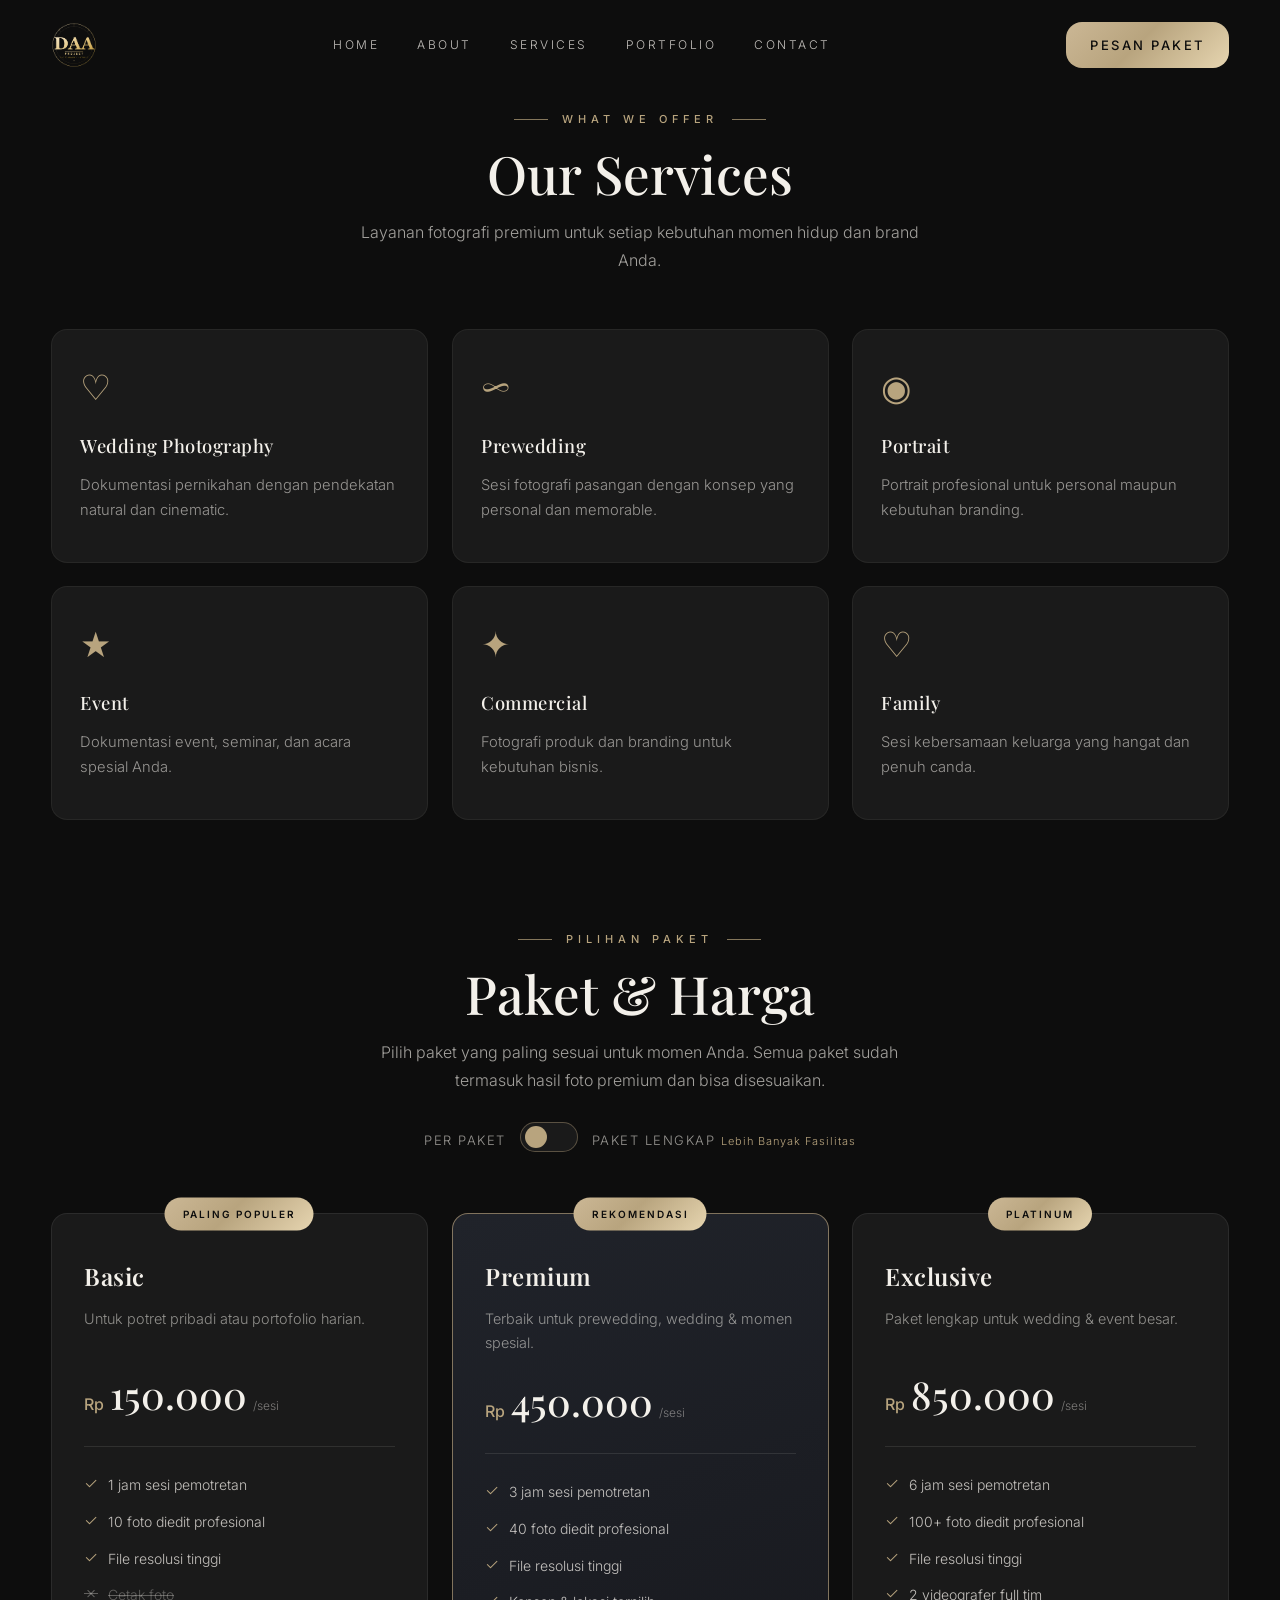
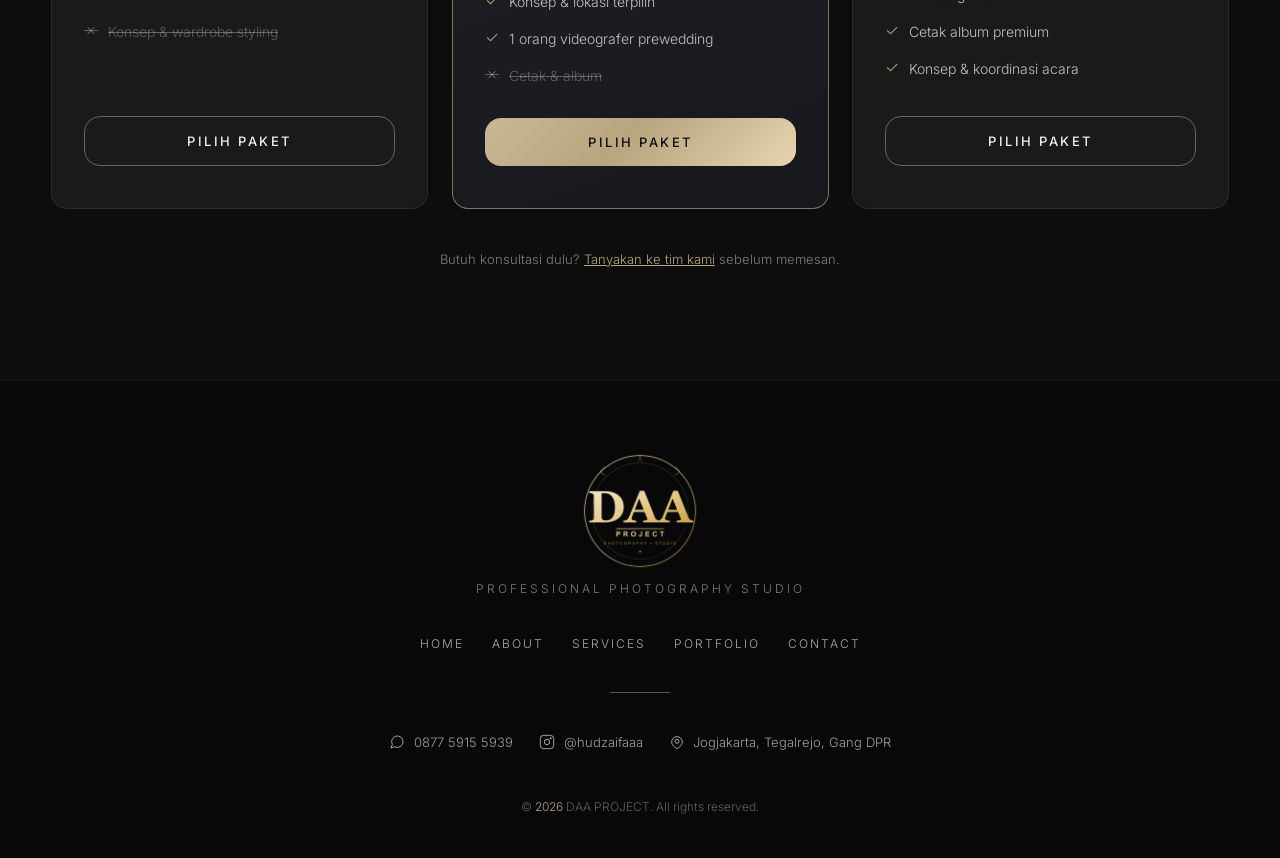
<file: service.html>
<!DOCTYPE html>
<html lang="id">
<head>
  <meta charset="UTF-8" />
  <meta name="viewport" content="width=device-width, initial-scale=1.0" />
  <meta name="description" content="DAA PROJECT — Jasa fotografi profesional di Yogyakarta. Wedding, prewedding, portrait, graduation, family, event & commercial photography." />
  <title>DAA PROJECT — Professional Photography</title>
  <link rel="icon" type="image/png" sizes="32x32" href="image/logo.png" />
  <link rel="icon" type="image/png" sizes="192x192" href="image/logo.png" />
  <link rel="apple-touch-icon" href="image/logo.png" />

  <!-- Fonts -->
  <link rel="preconnect" href="https://fonts.googleapis.com" />
  <link rel="preconnect" href="https://fonts.gstatic.com" crossorigin />
  <link href="https://fonts.googleapis.com/css2?family=Playfair+Display:ital,wght@0,400;0,500;0,600;0,700;1,400&family=Inter:wght@300;400;500;600;700&display=swap" rel="stylesheet" />

    <link rel="stylesheet" href="style.css" />

</head>

<body>

<!-- ================= NAVIGATION ================= -->
  <header class="nav" id="nav">
    <a href="index.html" class="nav-logo"><img class="nav-logo-img" src="image/logo.png" alt="DAA PROJECT" /></a>
    <nav class="nav-links">
      <a href="index.html">Home</a>
      <a href="about.html">About</a>
      <a href="service.html">Services</a>
      <a href="portofolio.html">Portfolio</a>
      <a href="contact.html">Contact</a>
    </nav>
    <a href="service.html" class="btn btn-gold nav-cta">Pesan Paket</a>
    <button class="hamburger" id="hamburger" aria-label="Menu">
      <span></span><span></span><span></span>
    </button>
  </header>

  <div class="mobile-menu" id="mobileMenu">
    <a href="index.html">Home</a>
    <a href="about.html">About</a>
    <a href="service.html">Services</a>
    <a href="portofolio.html">Portfolio</a>
    <a href="contact.html">Contact</a>
  </div>

  <section class="services" id="services">
    <div class="container">
      <div class="services-head reveal">
        <span class="section-tag">What We Offer</span>
        <h2 class="section-title">Our Services</h2>
        <p class="section-desc">Layanan fotografi premium untuk setiap kebutuhan momen hidup dan brand Anda.</p>
      </div>

      <div class="services-grid">
        <article class="service-card reveal">
          <span class="service-icon">♡</span>
          <h3>Wedding Photography</h3>
          <p>Dokumentasi pernikahan dengan pendekatan natural dan cinematic.</p>
        </article>
        <article class="service-card reveal">
          <span class="service-icon">∞</span>
          <h3>Prewedding</h3>
          <p>Sesi fotografi pasangan dengan konsep yang personal dan memorable.</p>
        </article>
        <article class="service-card reveal">
          <span class="service-icon">◉</span>
          <h3>Portrait</h3>
          <p>Portrait profesional untuk personal maupun kebutuhan branding.</p>
        </article>
        <article class="service-card reveal">
          <span class="service-icon">★</span>
          <h3>Event</h3>
          <p>Dokumentasi event, seminar, dan acara spesial Anda.</p>
        </article>
        <article class="service-card reveal">
          <span class="service-icon">✦</span>
          <h3>Commercial</h3>
          <p>Fotografi produk dan branding untuk kebutuhan bisnis.</p>
        </article>
        <article class="service-card reveal">
          <span class="service-icon">♡</span>
          <h3>Family</h3>
          <p>Sesi kebersamaan keluarga yang hangat dan penuh canda.</p>
        </article>
      </div>
      <div class="packages-head reveal">
        <span class="section-tag">Pilihan Paket</span>
        <h2 class="section-title">Paket &amp; Harga</h2>
        <p class="section-desc">Pilih paket yang paling sesuai untuk momen Anda. Semua paket sudah termasuk hasil foto premium dan bisa disesuaikan.</p>
        <div class="packages-billing">
          <span>Per Paket</span>
          <label class="billing-switch">
            <input type="checkbox" class="billing-toggle" id="billingToggle" />
          </label>
          <span>Paket Lengkap <span class="savings">Lebih Banyak Fasilitas</span></span>
        </div>
      </div>

      <div class="packages-grid" id="packagesGrid">
        <!-- Paket 1: Basic -->
        <article class="package-card reveal" data-base="150000" data-full-price="250000" data-full="2 jam sesi pemotretan|20 foto diedit profesional|File resolusi tinggi|Cetak 1 foto custom|Konsep &amp; wardrobe styling|Videografer behind the scene">
          <div class="package-badge">Paling Populer</div>
          <h3 class="package-name">Basic</h3>
          <p class="package-desc">Untuk potret pribadi atau portofolio harian.</p>
          <div class="package-price">
            <span class="currency">Rp</span>
            <span class="amount" data-amount="150000">150.000</span>
            <span class="period">/sesi</span>
          </div>
          <ul class="package-features">
            <li><span class="check">✓</span>1 jam sesi pemotretan</li>
            <li><span class="check">✓</span>10 foto diedit profesional</li>
            <li><span class="check">✓</span>File resolusi tinggi</li>
            <li class="off"><span class="cross">✗</span>Cetak foto</li>
            <li class="off"><span class="cross">✗</span>Konsep &amp; wardrobe styling</li>
          </ul>
          <button class="btn btn-outline select-package" data-name="Basic">Pilih Paket</button>
        </article>

        <!-- Paket 2: Premium (Featured) -->
        <article class="package-card featured reveal" data-base="450000" data-full-price="750000" data-full="5 jam sesi pemotretan|80 foto diedit profesional|File resolusi tinggi|Konsep &amp; lokasi terpilih|2 videografer prewedding|Cetak album mini|1x sesi tambahan gratis">
          <div class="package-badge">Rekomendasi</div>
          <h3 class="package-name">Premium</h3>
          <p class="package-desc">Terbaik untuk prewedding, wedding &amp; momen spesial.</p>
          <div class="package-price">
            <span class="currency">Rp</span>
            <span class="amount" data-amount="450000">450.000</span>
            <span class="period">/sesi</span>
          </div>
          <ul class="package-features">
            <li><span class="check">✓</span>3 jam sesi pemotretan</li>
            <li><span class="check">✓</span>40 foto diedit profesional</li>
            <li><span class="check">✓</span>File resolusi tinggi</li>
            <li><span class="check">✓</span>Konsep &amp; lokasi terpilih</li>
            <li><span class="check">✓</span>1 orang videografer prewedding</li>
            <li class="off"><span class="cross">✗</span>Cetak &amp; album</li>
          </ul>
          <button class="btn btn-gold select-package" data-name="Premium">Pilih Paket</button>
        </article>

        <!-- Paket 3: Exclusive -->
        <article class="package-card reveal" data-base="850000" data-full-price="1350000" data-full="Full day (8 jam) sesi|Unlimited foto diedit|File resolusi tinggi|3 videografer full tim|Cetak album premium|Konsep &amp; koordinasi acara|Lighting &amp; backdrop profesional|Video highlight 2 menit">
          <div class="package-badge">Platinum</div>
          <h3 class="package-name">Exclusive</h3>
          <p class="package-desc">Paket lengkap untuk wedding &amp; event besar.</p>
          <div class="package-price">
            <span class="currency">Rp</span>
            <span class="amount" data-amount="850000">850.000</span>
            <span class="period">/sesi</span>
          </div>
          <ul class="package-features">
            <li><span class="check">✓</span>6 jam sesi pemotretan</li>
            <li><span class="check">✓</span>100+ foto diedit profesional</li>
            <li><span class="check">✓</span>File resolusi tinggi</li>
            <li><span class="check">✓</span>2 videografer full tim</li>
            <li><span class="check">✓</span>Cetak album premium</li>
            <li><span class="check">✓</span>Konsep &amp; koordinasi acara</li>
          </ul>
          <button class="btn btn-outline select-package" data-name="Exclusive">Pilih Paket</button>
        </article>
      </div>

      <p class="packages-note reveal">Butuh konsultasi dulu? <a href="contact.html">Tanyakan ke tim kami</a> sebelum memesan.</p>

      <!-- ===== Modal Pemesanan / Pembelian Paket (muncul saat tombol Pilih Paket diklik) ===== -->
      <div class="packages-overlay" id="packagesOverlay"></div>
      <div class="packages-order" id="packageOrder">
        <div class="packages-order-head">
          <div>
            <h3 class="packages-order-title">Pesan Paket Foto</h3>
            <p class="packages-order-sub">Paket terpilih: <span id="orderPkgName">-</span> &middot; <span id="orderPkgMode">Per Paket</span> &middot; <span id="orderPkgPrice">-</span></p>
          </div>
          <button class="packages-close" id="packagesClose" aria-label="Tutup">&#10005;</button>
        </div>
        <form class="booking-form packages-order-form" id="purchaseForm">
          <!-- Pilih paket -->
          <div class="purchase-box">
            <div class="purchase-title">
              <span>Rincian Pembelian</span>
              <span class="purchase-money" id="purchaseTotalBuy">Rp 0</span>
            </div>
            <div class="purchase-row">
              <div>
                <label for="bookPurchasePkg">Pilih Paket</label>
                <select id="bookPurchasePkg">
                  <option value="" disabled selected>Pilih paket foto</option>
                  <option value="Basic">Basic</option>
                  <option value="Premium">Premium</option>
                  <option value="Exclusive">Exclusive</option>
                </select>
              </div>
              <div>
                <label for="bookPurchaseMode">Mode</label>
                <select id="bookPurchaseMode">
                  <option value="base">Per Paket</option>
                  <option value="full">Paket Lengkap</option>
                </select>
              </div>
            </div>
            <div class="purchase-row">
              <div>
                <label for="bookPurchaseQty">Jumlah</label>
                <input type="number" id="bookPurchaseQty" value="1" min="1" />
              </div>
              <div>
                <label for="bookPurchasePrice">Harga Satuan</label>
                <input type="text" id="bookPurchasePrice" value="Rp 0" readonly />
              </div>
            </div>
            <div class="purchase-row">
              <div>
                <label for="bookPurchaseTotal">Total Harga</label>
                <input type="text" id="bookPurchaseTotal" value="Rp 0" readonly />
              </div>
            </div>
          </div>

          <!-- Data pemesan -->
          <div class="form-row">
            <div>
              <label for="buyName">Nama Lengkap</label>
              <input type="text" id="buyName" placeholder="Nama Anda" required />
            </div>
            <div>
              <label for="buyPhone">No. WhatsApp / Telepon</label>
              <input type="tel" id="buyPhone" placeholder="08xx-xxxx-xxxx" required />
            </div>
          </div>
          <label for="buyDate">Tanggal Acara</label>
          <input type="date" id="buyDate" required />
          <label for="buyMsg">Detail / Catatan</label>
          <textarea id="buyMsg" placeholder="Ceritakan momen & konsep yang Anda inginkan..."></textarea>
          <button type="submit" class="btn btn-gold">Kirim Pesanan via WhatsApp</button>
          <p class="form-note">Data Anda aman. Pesanan akan kami konfirmasi melalui WhatsApp.</p>
          <div class="booking-success" id="bookingSuccess">
            Terima kasih! Pesanan Anda telah kami terima. Tim kami akan segera menghubungi Anda.
          </div>
        </form>
      </div>

    </div>
  </section>


<!-- Info Kontak -->
  <footer>
    <div class="container">
      <div class="footer-top">
        <img class="footer-logo-img" src="image/logo.png" alt="DAA PROJECT" />
        <div class="footer-tagline">Professional Photography Studio</div>
        <nav class="footer-nav" aria-label="Footer">
          <a href="index.html">Home</a>
          <a href="about.html">About</a>
          <a href="service.html">Services</a>
          <a href="portofolio.html">Portfolio</a>
          <a href="contact.html">Contact</a>
        </nav>
      </div>
      <div class="footer-divider"></div>
      <div class="footer-contact">
        <a href="https://wa.me/6287759155939" target="_blank" rel="noopener" aria-label="WhatsApp">
          <svg width="16" height="16" viewBox="0 0 24 24" fill="none" stroke="currentColor" stroke-width="1.5"><path d="M21 11.5a8.5 8.5 0 0 1-12.5 7.5L3 21l2-5.5A8.5 8.5 0 1 1 21 11.5z"/></svg>
          0877 5915 5939
        </a>
        <a href="https://instagram.com/hudzaifaaa" target="_blank" rel="noopener" aria-label="Instagram">
          <svg width="16" height="16" viewBox="0 0 24 24" fill="none" stroke="currentColor" stroke-width="1.5"><rect x="2" y="2" width="20" height="20" rx="5"/><circle cx="12" cy="12" r="4"/><circle cx="17.5" cy="6.5" r="1"/></svg>
          @hudzaifaaa
        </a>
        <span style="display:inline-flex;align-items:center;gap:8px;color:rgba(243,240,234,.65);font-size:13px">
          <svg width="16" height="16" viewBox="0 0 24 24" fill="none" stroke="currentColor" stroke-width="1.5"><path d="M12 22s8-4 8-10a8 8 0 1 0-16 0c0 6 8 10 8 10z"/><circle cx="12" cy="11" r="3"/></svg>
          Jogjakarta, Tegalrejo, Gang DPR
        </span>
      </div>
      <div class="footer-bottom">&copy; <span id="year"></span> DAA PROJECT. All rights reserved.</div>
    </div>
  </footer>

<script>
/* ===== Konfigurasi WhatsApp =====
       WA_PHONE = nomor WhatsApp tujuan (format internasional tanpa + dan 0). */
    var WA_PHONE = '6287759155939'; /* nomor WhatsApp Anda */

    /* Smooth-scroll helper for anchor links (offset for fixed nav) */
    document.querySelectorAll('a[href^="#"]').forEach(function (link) {
      link.addEventListener('click', function (e) {
        var targetId = this.getAttribute('href');
        if (targetId.length > 1) {
          var target = document.querySelector(targetId);
          if (target) {
            e.preventDefault();
            var nav = document.getElementById('nav');
            var offset = nav ? nav.offsetHeight : 0;
            window.scrollTo({ top: target.getBoundingClientRect().top + window.pageYOffset - offset + 10, behavior: 'smooth' });
          }
        }
      });
    });

    /* Nav background on scroll */
    var nav = document.getElementById('nav');
    window.addEventListener('scroll', function () {
      nav.classList.toggle('scrolled', window.scrollY > 40);
    });

    /* Hamburger menu */
    var hamburger = document.getElementById('hamburger');
    var mobileMenu = document.getElementById('mobileMenu');
    hamburger.addEventListener('click', function () {
      this.classList.toggle('open');
      mobileMenu.classList.toggle('open');
      document.body.style.overflow = mobileMenu.classList.contains('open') ? 'hidden' : '';
    });
    mobileMenu.querySelectorAll('a').forEach(function (a) {
      a.addEventListener('click', function () {
        hamburger.classList.remove('open');
        mobileMenu.classList.remove('open');
        document.body.style.overflow = '';
      });
    });

    /* Portfolio filter */
    var filterButtons = document.querySelectorAll('.filter-btn');
    var workItems = document.querySelectorAll('.work-item');
    filterButtons.forEach(function (btn) {
      btn.addEventListener('click', function () {
        filterButtons.forEach(function (b) { b.classList.remove('active'); });
        this.classList.add('active');
        var filter = this.getAttribute('data-filter');
        workItems.forEach(function (item) {
          var cat = item.getAttribute('data-category');
          var show = filter === 'all' || cat === filter;
          item.style.display = show ? '' : 'none';
        });
      });
    });

    /* IntersectionObserver reveal on scroll */
    var revealEls = document.querySelectorAll('.reveal');
    var observer = new IntersectionObserver(function (entries) {
      entries.forEach(function (entry) {
        if (entry.isIntersecting) {
          entry.target.classList.add('is-visible');
          observer.unobserve(entry.target);
        }
      });
    }, { threshold: 0.15 });
    revealEls.forEach(function (el) { observer.observe(el); });

    /* Gallery slide navigation */
    var galleryTrack = document.querySelector('.gallery-track');
    var prevBtn = document.querySelector('.gallery-nav.prev');
    var nextBtn = document.querySelector('.gallery-nav.next');
    if (galleryTrack && prevBtn && nextBtn) {
      var itemWidth = function () {
        var first = galleryTrack.querySelector('.gallery-item');
        return first ? first.getBoundingClientRect().width + 14 : 274;
      };
      prevBtn.addEventListener('click', function () {
        galleryTrack.scrollBy({ left: -itemWidth(), behavior: 'smooth' });
      });
      nextBtn.addEventListener('click', function () {
        galleryTrack.scrollBy({ left: itemWidth(), behavior: 'smooth' });
      });
      window.addEventListener('resize', function () { /* width computed on click */ });
    }

    /* ===== Form pemesanan/pembelian paket (section Paket) ===== */
    var bookingSuccess = document.getElementById('bookingSuccess');
    var purchaseForm = document.getElementById('purchaseForm');
    if (purchaseForm) {
      purchaseForm.addEventListener('submit', function (e) {
        e.preventDefault();
        var name = document.getElementById('buyName').value.trim();
        var phone = document.getElementById('buyPhone').value.trim();
        var date = document.getElementById('buyDate').value;
        var msg = document.getElementById('buyMsg').value.trim();
        var buyPkg = document.getElementById('bookPurchasePkg');
        var buyModeSel = document.getElementById('bookPurchaseMode');
        var buyQty = document.getElementById('bookPurchaseQty');
        var buyPrice = document.getElementById('bookPurchasePrice');
        var buyTotal = document.getElementById('bookPurchaseTotal');
        var pkgName = buyPkg.value;
        var modeName = buyModeSel.value === 'full' ? 'Paket Lengkap' : 'Per Paket';
        var text = 'Halo DAA PROJECT, saya ingin memesan paket foto.%0A%0A' +
          'Nama: ' + encodeURIComponent(name) + '%0A' +
          'No. WA/Telp: ' + encodeURIComponent(phone) + '%0A' +
          'Paket: ' + encodeURIComponent(pkgName) + '%0A' +
          'Mode: ' + encodeURIComponent(modeName) + '%0A' +
          'Jumlah: ' + encodeURIComponent(buyQty.value) + '%0A' +
          'Harga Satuan: ' + encodeURIComponent(buyPrice.value) + '%0A' +
          'Total Harga: ' + encodeURIComponent(buyTotal.value) + '%0A' +
          'Tanggal Acara: ' + encodeURIComponent(date) + '%0A' +
          'Catatan: ' + encodeURIComponent(msg);
        window.open('https://wa.me/' + WA_PHONE + '?text=' + text, '_blank');
        bookingSuccess.classList.add('show');
        purchaseForm.reset();
        calcPurchase();
        /* tutup modal setelah pesan sukses terlihat */
        setTimeout(closeOrder, 1800);
      });
    }

    /* ===== Form konsultasi / pertanyaan (section Konsultasi) ===== */
    var consultForm = document.getElementById('consultForm');
    if (consultForm) {
      consultForm.addEventListener('submit', function (e) {
        e.preventDefault();
        var name = document.getElementById('askName').value.trim();
        var phone = document.getElementById('askPhone').value.trim();
        var question = document.getElementById('askMsg').value.trim();
        var text = 'Halo DAA PROJECT, saya ingin berkonsultasi.%0A%0A' +
          'Nama: ' + encodeURIComponent(name) + '%0A' +
          'No. WA/Telp: ' + encodeURIComponent(phone) + '%0A%0A' +
          'Pertanyaan: ' + encodeURIComponent(question);
        window.open('https://wa.me/' + WA_PHONE + '?text=' + text, '_blank');
        var cs = document.getElementById('consultSuccess');
        if (cs) cs.classList.add('show');
        consultForm.reset();
      });
    }

    /* ================= Paket & Harga : Pilih Paket & Toggle ================= */
    var formatRupiah = function (num) {
      return 'Rp ' + Number(num).toLocaleString('id-ID');
    };

    var packageCards = document.querySelectorAll('.package-card');
    var selectButtons = document.querySelectorAll('.select-package');
    var billingToggle = document.getElementById('billingToggle');

    /* ===== Perhitungan pembelian paket di form booking ===== */
    var PKG_PRICE = {
      Basic: { base: 150000, full: 250000 },
      Premium: { base: 450000, full: 750000 },
      Exclusive: { base: 850000, full: 1350000 }
    };
    function fmtMoney(n) { return 'Rp ' + Number(n).toLocaleString('id-ID'); }
    function calcPurchase() {
      var pkgSel = document.getElementById('bookPurchasePkg');
      var modeSel = document.getElementById('bookPurchaseMode');
      var qtySel = document.getElementById('bookPurchaseQty');
      var priceEl = document.getElementById('bookPurchasePrice');
      var totalEl = document.getElementById('bookPurchaseTotal');
      var badgeEl = document.getElementById('purchaseTotalBuy');
      if (!pkgSel || !pkgSel.value) { if (priceEl) priceEl.value = 'Rp 0'; if (totalEl) totalEl.value = 'Rp 0'; if (badgeEl) badgeEl.textContent = 'Rp 0'; return; }
      var mode = modeSel.value === 'full' ? 'full' : 'base';
      var unit = PKG_PRICE[pkgSel.value][mode];
      var qty = Math.max(1, parseInt(qtySel.value, 10) || 1);
      var total = unit * qty;
      if (priceEl) priceEl.value = fmtMoney(unit);
      if (totalEl) totalEl.value = fmtMoney(total);
      if (badgeEl) badgeEl.textContent = fmtMoney(total);
    }
    var pkgSel = document.getElementById('bookPurchasePkg');
    var modeSel = document.getElementById('bookPurchaseMode');
    var qtySel = document.getElementById('bookPurchaseQty');
    if (pkgSel) pkgSel.addEventListener('change', calcPurchase);
    if (modeSel) modeSel.addEventListener('change', calcPurchase);
    if (qtySel) qtySel.addEventListener('input', calcPurchase);
    calcPurchase();

    /* Simpan fitur awal (Per Paket) dari tiap kartu untuk dipulihkan */
    var baseFeatures = {};
    packageCards.forEach(function (card, idx) {
      var items = [];
      card.querySelectorAll('.package-features li').forEach(function (li) {
        items.push({ text: li.textContent.replace(/^[✓✗]/, '').trim(), on: !li.classList.contains('off') });
      });
      baseFeatures[idx] = items;
    });

    /* Render ulang daftar fitur berdasarkan toggle */
    function renderFeatures(card, idx, isFull) {
      var list = card.querySelector('.package-features');
      if (!list) return;
      var items;
      if (isFull && card.getAttribute('data-full')) {
        items = card.getAttribute('data-full').split('|').map(function (t) { return { text: t, on: true }; });
      } else {
        items = baseFeatures[idx];
      }
      list.innerHTML = '';
      items.forEach(function (it) {
        var li = document.createElement('li');
        li.innerHTML = '<span class="' + (it.on ? 'check' : 'cross') + '">' + (it.on ? '✓' : '✗') + '</span>' + it.text;
        if (!it.on) li.classList.add('off');
        list.appendChild(li);
      });
    }

    /* Toggle billing: Per Paket / Paket Lengkap (fitur lebih banyak & harga naik) */
    if (billingToggle) {
      billingToggle.addEventListener('change', function () {
        var isFull = billingToggle.checked;
        packageCards.forEach(function (card, idx) {
          var base = parseInt(card.getAttribute('data-base'), 10);
          var fullPrice = card.getAttribute('data-full-price')
            ? parseInt(card.getAttribute('data-full-price'), 10)
            : Math.round(base * 1.6);
          var price = isFull ? fullPrice : base;
          var amountEl = card.querySelector('.amount');
          var priceEl = card.querySelector('.package-price');
          amountEl.textContent = price.toLocaleString('id-ID');
          amountEl.setAttribute('data-amount', price);

          /* hapus harga coret (tidak relevan karena bukan diskon) */
          var oldEl = priceEl.querySelector('.old-amount');
          if (oldEl) oldEl.remove();

          priceEl.querySelector('.period').textContent = isFull ? ' / Paket Lengkap' : ' /sesi';
          renderFeatures(card, idx, isFull);
        });
      });
    }

    /* Tombol Pilih Paket: isi form booking + scroll ke booking */
    selectButtons.forEach(function (btn) {
      btn.addEventListener('click', function () {
        var pkg = this.getAttribute('data-name');
        var card = this.closest('.package-card');
        var amount = card.querySelector('.amount').getAttribute('data-amount');

        /* tandai tombol terpilih */
        selectButtons.forEach(function (b) { b.classList.remove('is-selected'); });
        this.classList.add('is-selected');

        /* sinkronkan ke bagian pembelian / form pemesanan */
        var purchasePkg = document.getElementById('bookPurchasePkg');
        var purchaseMode = document.getElementById('bookPurchaseMode');
        var isFull = billingToggle && billingToggle.checked;
        if (purchasePkg) purchasePkg.value = pkg;
        if (purchaseMode) purchaseMode.value = isFull ? 'full' : 'base';
        calcPurchase();

        /* isi header modal */
        var oName = document.getElementById('orderPkgName');
        var oMode = document.getElementById('orderPkgMode');
        var oPrice = document.getElementById('orderPkgPrice');
        if (oName) oName.textContent = pkg;
        if (oMode) oMode.textContent = isFull ? 'Paket Lengkap' : 'Per Paket';
        if (oPrice) oPrice.textContent = formatRupiah(parseInt(amount, 10));

        /* buka modal pemesanan agar menutupi halaman (overlay + blur) */
        openOrder();
      });
    });

    /* Buka / tutup modal pemesanan */
    function openOrder() {
      var panel = document.getElementById('packageOrder');
      var overlay = document.getElementById('packagesOverlay');
      if (panel) panel.classList.add('show');
      if (overlay) overlay.classList.add('show');
      document.body.classList.add('order-open');
    }
    function closeOrder() {
      var panel = document.getElementById('packageOrder');
      var overlay = document.getElementById('packagesOverlay');
      if (panel) panel.classList.remove('show');
      if (overlay) overlay.classList.remove('show');
      document.body.classList.remove('order-open');
    }
    var packagesClose = document.getElementById('packagesClose');
    if (packagesClose) packagesClose.addEventListener('click', closeOrder);
    var packagesOverlay = document.getElementById('packagesOverlay');
    if (packagesOverlay) packagesOverlay.addEventListener('click', closeOrder);
    document.addEventListener('keydown', function (e) {
      if (e.key === 'Escape') closeOrder();
    });

    /* Footer year */
    document.getElementById('year').textContent = new Date().getFullYear();
</script>
</body>
</html>
</file>
<file: style.css>
/* ============================================================
       DESIGN TOKENS
    ============================================================ */
    :root {
      --deep-black: #0D0D0D;
      --dark-gray:  #1A1A1A;
      --warm-white: #F3F0EA;
      --soft-gold:  #B8A47E;
      --white:      #FFFFFF;

      --gold-grad: linear-gradient(135deg, #cbb795 0%, #B8A47E 45%, #e6d5b0 100%);

      --font-serif: 'Playfair Display', serif;
      --font-sans:  'Inter', sans-serif;

      --radius: 16px;

      --ease: cubic-bezier(0.22, 1, 0.36, 1);
      --speed: 560ms;
    }

    /* ============================================================
       RESET / BASE
    ============================================================ */
    *, *::before, *::after { margin: 0; padding: 0; box-sizing: border-box; }

    html { scroll-behavior: smooth; }

    body {
      background: var(--deep-black);
      color: var(--warm-white);
      font-family: var(--font-sans);
      font-weight: 300;
      line-height: 1.7;
      overflow-x: hidden;
      -webkit-font-smoothing: antialiased;
    }

    img { display: block; max-width: 100%; }
    a { color: inherit; text-decoration: none; }
    ul { list-style: none; }

    section { position: relative; }
    .container { width: 92%; max-width: 1240px; margin: 0 auto; }

    /* Reveal animation base */
    .reveal {
      opacity: 0;
      transform: translateY(42px);
      transition: opacity var(--speed) var(--ease), transform var(--speed) var(--ease);
      will-change: opacity, transform;
    }
    .reveal.is-visible { opacity: 1; transform: translateY(0); }

    /* ============================================================
       SECTION HEADINGS
    ============================================================ */
    .section-tag {
      font-size: 11px;
      letter-spacing: 5px;
      text-transform: uppercase;
      color: var(--soft-gold);
      font-weight: 500;
      display: flex;
      align-items: center;
      gap: 14px;
    }
    .section-tag::before {
      content: '';
      width: 34px; height: 1px;
      background: var(--soft-gold);
      opacity: .7;
    }
    .section-title {
      font-family: var(--font-serif);
      font-weight: 500;
      font-size: clamp(2rem, 5vw, 3.3rem);
      line-height: 1.15;
      margin-top: 14px;
      color: var(--warm-white);
    }
    .section-desc {
      max-width: 560px;
      color: rgba(243, 240, 234, .65);
      margin-top: 16px;
      font-size: 1rem;
    }

    /* ============================================================
       BUTTONS
    ============================================================ */
    .btn {
      display: inline-flex;
      align-items: center;
      justify-content: center;
      gap: 10px;
      padding: 16px 32px;
      font-family: var(--font-sans);
      font-size: 13px;
      font-weight: 500;
      letter-spacing: 2.5px;
      text-transform: uppercase;
      border-radius: var(--radius);
      cursor: pointer;
      transition: transform .45s var(--ease), box-shadow .45s var(--ease),
                  background .45s var(--ease), color .45s var(--ease);
      will-change: transform;
    }
    .btn-gold { background: var(--gold-grad); color: var(--deep-black); border: none; }
    .btn-gold:hover { transform: translateY(-3px); box-shadow: 0 18px 40px -12px rgba(184,164,126,.55); }
    .btn-outline { background: transparent; color: var(--warm-white); border: 1px solid rgba(243,240,234,.35); }
    .btn-outline:hover { border-color: var(--soft-gold); color: var(--soft-gold); transform: translateY(-3px); }

    /* ============================================================
       NAVIGATION
    ============================================================ */
    .nav {
      position: fixed; top: 0; left: 0;
      width: 100%; z-index: 100;
      padding: 22px 4%;
      display: flex; align-items: center; justify-content: space-between;
      transition: background .5s var(--ease), padding .5s var(--ease);
    }
    .nav.scrolled {
      background: rgba(13,13,13,.85);
      backdrop-filter: blur(14px);
      -webkit-backdrop-filter: blur(14px);
      padding: 14px 4%;
      border-bottom: 1px solid rgba(243,240,234,.07);
    }
    .nav-logo { display: inline-flex; align-items: center; }
    .nav-logo-img { height: 46px; width: auto; display: block; }
    .nav-logo span { color: var(--soft-gold); }
    .nav-links { display: flex; gap: 38px; }
    .nav-links a {
      font-size: 12px; letter-spacing: 2.5px; text-transform: uppercase;
      color: rgba(243,240,234,.78); position: relative; padding: 4px 0; transition: color .3s;
    }
    .nav-links a::after {
      content: ''; position: absolute; bottom: 0; left: 0; width: 0; height: 1px;
      background: var(--soft-gold); transition: width .4s var(--ease);
    }
    .nav-links a:hover { color: var(--soft-gold); }
    .nav-links a:hover::after { width: 100%; }
    .nav-cta { padding: 12px 24px; }

    .hamburger {
      display: none; flex-direction: column; gap: 6px; cursor: pointer; z-index: 120;
      padding: 8px; background: none; border: none;
    }
    .hamburger span { width: 28px; height: 2px; background: var(--warm-white); transition: transform .4s var(--ease), opacity .3s; }
    .hamburger.open span:nth-child(1) { transform: translateY(8px) rotate(45deg); }
    .hamburger.open span:nth-child(2) { opacity: 0; }
    .hamburger.open span:nth-child(3) { transform: translateY(-8px) rotate(-45deg); }

    .mobile-menu {
      position: fixed; inset: 0; background: rgba(13,13,13,.97); backdrop-filter: blur(10px);
      display: flex; flex-direction: column; align-items: center; justify-content: center; gap: 30px;
      z-index: 110; opacity: 0; visibility: hidden; transition: opacity .5s var(--ease), visibility .5s;
    }
    .mobile-menu.open { opacity: 1; visibility: visible; }
    .mobile-menu a { font-family: var(--font-serif); font-size: 1.6rem; color: var(--warm-white); letter-spacing: 2px; transition: color .3s; }
    .mobile-menu a:hover { color: var(--soft-gold); }

    /* ============================================================
       HERO
    ============================================================ */
    .hero { position: relative; height: 100vh; min-height: 640px; display: flex; align-items: center; overflow: hidden; }
    .hero-bg { position: absolute; inset: 0; overflow: hidden; background: var(--deep-black); }
    .hero-bg img, .hero-bg video {
      width: 100%; height: 100%;
      transform: translateZ(0); will-change: transform;
    }
    .hero-bg img { object-fit: cover; object-position: center 75%; }
    .hero-bg video { position: absolute; inset: 0; object-fit: cover; }
    .hero-bg::after {
      content: ''; position: absolute; inset: 0;
      background: linear-gradient(180deg, rgba(13,13,13,.72) 0%, rgba(13,13,13,.35) 45%, rgba(13,13,13,.82) 78%, #0D0D0D 100%);
    }
    .hero-logo-watermark {
      position: absolute; top: 50%; left: 50%; transform: translate(-50%, -50%);
      width: min(70vw, 560px); height: auto; z-index: 1;
      opacity: .3; pointer-events: none; filter: drop-shadow(0 10px 40px rgba(0,0,0,.6));
      transition: opacity .8s var(--ease), transform 1.2s var(--ease);
    }
    .hero-content { position: relative; z-index: 2; text-align: center; width: 100%; padding: 0 5%; }
    .hero-brand {
      font-family: var(--font-serif); font-size: clamp(2.6rem, 9vw, 5.5rem);
      letter-spacing: .30em; color: var(--white); font-weight: 600; text-indent: .30em; line-height: 1.1;
    }
    .hero-brand span { background: var(--gold-grad); -webkit-background-clip: text; background-clip: text; color: transparent; }
    .hero-tagline { font-family: var(--font-serif); font-style: italic; font-size: clamp(1.1rem, 3vw, 1.7rem); color: var(--soft-gold); margin-top: 16px; }
    .hero-desc { max-width: 520px; margin: 22px auto 0; color: rgba(243,240,234,.75); font-size: 1rem; }
    .hero-actions { display: flex; gap: 16px; justify-content: center; margin-top: 38px; flex-wrap: wrap; }

    .scroll-indicator {
      position: absolute; bottom: 34px; left: 50%; transform: translateX(-50%);
      z-index: 3; display: flex; flex-direction: column; align-items: center; gap: 10px;
      color: rgba(243,240,234,.6); font-size: 10px; letter-spacing: 3px; text-transform: uppercase;
    }
    .scroll-line { width: 1px; height: 52px; background: linear-gradient(180deg, transparent, var(--soft-gold)); position: relative; overflow: hidden; }
    .scroll-line::after { content: ''; position: absolute; top: -100%; left: 0; width: 100%; height: 50%; background: var(--warm-white); animation: scrollDrop 2s var(--ease) infinite; }
    @keyframes scrollDrop { 0% { top: -50%; } 100% { top: 110%; } }

    .hero .fade-up { animation: fadeUp 1s var(--ease) both; }
    .hero .fade-up.d1 { animation-delay: .15s; }
    .hero .fade-up.d2 { animation-delay: .35s; }
    .hero .fade-up.d3 { animation-delay: .55s; }
    .hero .fade-up.d4 { animation-delay: .75s; }
    @keyframes fadeUp { from { opacity: 0; transform: translateY(34px); } to { opacity: 1; transform: translateY(0); } }

    /* ============================================================
       FEATURED WORKS
    ============================================================ */
    .works { padding: 120px 0 90px; }
    .works-head { display: flex; flex-wrap: wrap; align-items: flex-end; justify-content: space-between; gap: 30px; margin-bottom: 55px; }
    .works-filter { display: flex; gap: 8px; flex-wrap: wrap; }
    .filter-btn {
      background: transparent; border: 1px solid rgba(243,240,234,.16); color: rgba(243,240,234,.65);
      padding: 9px 18px; font-family: var(--font-sans); font-size: 11px; letter-spacing: 2px;
      text-transform: uppercase; border-radius: 40px; cursor: pointer; transition: all .4s var(--ease);
    }
    .filter-btn:hover { border-color: var(--soft-gold); color: var(--soft-gold); }
    .filter-btn.active { background: var(--gold-grad); color: var(--deep-black); border-color: transparent; font-weight: 600; }

    .works-carousel { position: relative; }
    .works-grid {
      position: relative; overflow: hidden;
      max-width: 1200px; margin: 0 auto; padding: 30px 0 40px;
      height: 0; /* height set by JS to match active slide aspect */
    }
    .works-grid .work-item {
      position: absolute; top: 50%; left: 50%; aspect-ratio: 4 / 3; overflow: hidden;
      border-radius: var(--radius); cursor: pointer;
      box-shadow: 0 10px 30px rgba(0,0,0,.35);
      visibility: hidden; opacity: 0; filter: blur(4px);
      transform: translate(-50%, -50%) translateX(0) scale(.82);
      transition: transform .6s var(--ease), filter .6s var(--ease), opacity .6s var(--ease), box-shadow .6s var(--ease);
      will-change: transform, filter, opacity;
    }
    .works-grid .work-item.near {
      visibility: visible; opacity: .75; filter: blur(3px); z-index: 2;
    }
    .works-grid .work-item.active {
      visibility: visible; opacity: 1; filter: blur(0); scale: 1; z-index: 3;
      box-shadow: 0 22px 50px rgba(0,0,0,.55);
    }
    .work-item img { width: 100%; height: 100%; object-fit: cover; transition: transform 1.2s var(--ease); }
    .work-item:hover img { transform: scale(1.14); }
    .carousel-nav {
      position: absolute; top: 50%; transform: translateY(-50%); z-index: 10;
      width: 50px; height: 50px; border-radius: 50%; border: 1px solid rgba(184,164,126,.45);
      background: rgba(13,13,13,.65); color: var(--soft-gold); cursor: pointer;
      display: grid; place-items: center; font-size: 2rem; line-height: 1;
      box-shadow: 0 4px 20px rgba(0,0,0,.4); transition: all .3s var(--ease);
    }
    .carousel-nav:hover { background: var(--gold-grad); color: var(--deep-black); border-color: transparent; transform: translateY(-50%) scale(1.06); }
    .carousel-nav.prev { left: 6px; }
    .carousel-nav.next { right: 6px; }
    .work-overlay {
      position: absolute; inset: 0; background: linear-gradient(180deg, transparent 30%, rgba(13,13,13,.9) 100%);
      opacity: 0; transition: opacity .6s var(--ease); display: flex; flex-direction: column;
      justify-content: flex-end; padding: 26px;
    }
    .work-item:hover .work-overlay { opacity: 1; }
    .work-cat { font-size: 10px; letter-spacing: 3px; text-transform: uppercase; color: var(--soft-gold); transform: translateY(14px); transition: transform .5s var(--ease); }
    .work-title { font-family: var(--font-serif); font-size: 1.35rem; color: var(--white); margin-top: 6px; transform: translateY(14px); transition: transform .5s var(--ease) .06s; }
    .work-plus {
      position: absolute; top: 20px; right: 20px; width: 34px; height: 34px;
      border: 1px solid rgba(243,240,234,.4); border-radius: 50%; display: grid; place-items: center;
      color: var(--white); font-size: 1.1rem; transform: scale(0); transition: transform .5s var(--ease);
    }
    .work-item:hover .work-plus { transform: scale(1); }
    .work-item:hover .work-cat, .work-item:hover .work-title { transform: translateY(0); }

    .work-item.hidden { display: none; }

    /* ============================================================
       HASIL KARYA TAMBAHAN : KARYA LANDING PAGE
    ============================================================ */
    .lp { padding: 90px 0 120px; background: #0F0F0F; }
    .lp-carousel { position: relative; max-width: 1200px; margin: 55px auto 0; }
    .lp-track {
      position: relative; overflow: hidden;
      max-width: 1200px; margin: 0 auto; padding: 30px 0 40px;
      height: 0; /* height set by JS to match active slide aspect */
    }
    .lp-track .lp-item {
      position: absolute; top: 50%; left: 50%; aspect-ratio: 4 / 3; overflow: hidden;
      border-radius: var(--radius); cursor: pointer; margin: 0;
      border: 1px solid rgba(243,240,234,.1);
      box-shadow: 0 10px 30px rgba(0,0,0,.35);
      visibility: hidden; opacity: 0; filter: blur(4px);
      transform: translate(-50%, -50%) translateX(0) scale(.82);
      transition: transform .6s var(--ease), filter .6s var(--ease), opacity .6s var(--ease), box-shadow .6s var(--ease);
      will-change: transform, filter, opacity;
    }
    .lp-track .lp-item.near {
      visibility: visible; opacity: .75; filter: blur(3px); z-index: 2;
    }
    .lp-track .lp-item.active {
      visibility: visible; opacity: 1; filter: blur(0); scale: 1; z-index: 3;
      box-shadow: 0 22px 50px rgba(0,0,0,.55); border-color: rgba(184,164,126,.5);
    }
    .lp-track .lp-item img { width: 100%; height: 100%; object-fit: cover; display: block; transition: transform 1.2s var(--ease); }
    .lp-track .lp-item:hover img { transform: scale(1.14); }
    @media (max-width: 768px) {
      .carousel-nav { width: 42px; height: 42px; font-size: 1.7rem; }
    }

    /* ============================================================
       ABOUT
    ============================================================ */
    .about { padding: 100px 0; background: var(--dark-gray); position: relative; overflow: hidden; }
    .about::before {
      content: ''; position: absolute; inset: 0; z-index: 0;
      background: url('https://images.unsplash.com/photo-1516035069371-29a1b244cc32?q=80&w=1600&auto=format&fit=crop') center/cover no-repeat;
      opacity: .16; filter: grayscale(0.6);
    }
    .about::after {
      content: ''; position: absolute; inset: 0; z-index: 0;
      background: radial-gradient(ellipse at center, rgba(13,13,13,.15) 0%, rgba(13,13,13,.55) 100%);
    }
    .about .container { position: relative; z-index: 1; }
    .about-grid { display: grid; grid-template-columns: 1fr 1fr; gap: 64px; align-items: center; justify-items: center; }
    .about-grid .about-copy { justify-self: start; width: 100%; text-align: left; }
    .about-image { position: relative; overflow: hidden; border-radius: 18px; width: fit-content; max-width: 100%; }
    .about-image img, .about-image video { width: 100%; height: auto; display: block; object-fit: cover; border-radius: 18px; }
    .about-image::before {
      content: ''; position: absolute; inset: -1px; z-index: 3;
      border: 1px solid rgba(184,164,126,.35); border-radius: 18px;
      transform: translate(16px, 16px); pointer-events: none;
    }
    .about-image::after {
      content: ''; position: absolute; inset: 0; z-index: 2; border-radius: 18px;
      box-shadow: inset 0 0 0 6px #0D0D0D, inset 0 0 0 7px rgba(184,164,126,.55);
      pointer-events: none;
    }
    .about-copy .section-tag { justify-content: flex-start; }
    .about-copy .section-title { padding-left: 20px; }
    .about-text { color: rgba(243,240,234,.7); margin-top: 22px; max-width: 480px; }
    .about-text em { color: var(--soft-gold); font-style: normal; }

    .stats { display: grid; grid-template-columns: repeat(3, 1fr); gap: 24px; margin-top: 42px; padding-top: 34px; border-top: 1px solid rgba(243,240,234,.1); }
    .stat-number { font-family: var(--font-serif); font-size: 2.4rem; color: var(--soft-gold); line-height: 1; }
    .stat-label { font-size: 11px; letter-spacing: 2px; text-transform: uppercase; color: rgba(243,240,234,.55); margin-top: 8px; }

    /* ============================================================
       SERVICES
    ============================================================ */
    .services { padding: 110px 0; }
    .services-head { text-align: center; }
    .services-head .section-tag { justify-content: center; }
    .services-head .section-tag::after { content: ''; width: 34px; height: 1px; background: var(--soft-gold); opacity: .7; }
    .services-head .section-desc { margin-left: auto; margin-right: auto; }

    .services-grid { display: grid; grid-template-columns: repeat(3, 1fr); gap: 24px; margin-top: 55px; }
    .service-card {
      background: var(--dark-gray); border: 1px solid rgba(243,240,234,.06);
      padding: 38px 28px; border-radius: var(--radius); position: relative;
      transition: transform .5s var(--ease), border-color .5s var(--ease), background .5s var(--ease);
      overflow: hidden;
    }
    .service-card::before {
      content: ''; position: absolute; top: 0; left: 0; height: 3px; width: 0;
      background: var(--gold-grad); transition: width .5s var(--ease);
    }
    .service-card:hover { transform: translateY(-8px); border-color: rgba(184,164,126,.4); background: #202020; }
    .service-card:hover::before { width: 100%; }
    .service-icon { font-family: var(--font-serif); font-size: 2.2rem; color: var(--soft-gold); line-height: 1; }
    .service-card h3 { font-family: var(--font-serif); font-weight: 500; font-size: 1.15rem; color: var(--warm-white); margin-top: 22px; letter-spacing: .5px; }
    .service-card p { color: rgba(243,240,234,.58); font-size: .92rem; margin-top: 12px; }

    .services-foot { text-align: center; margin-top: 48px; }

    /* ============================================================
       WHY CHOOSE US
    ============================================================ */
    .why { padding: 110px 0; background: var(--dark-gray); }
    .why-head { text-align: center; }
    .why-head .section-tag { justify-content: center; }
    .why-head .section-tag::after { content: ''; width: 34px; height: 1px; background: var(--soft-gold); opacity: .7; }

    .why-grid { display: grid; grid-template-columns: repeat(4, 1fr); gap: 20px; margin-top: 55px; }
    .why-item { text-align: center; padding: 30px 20px; }
    .why-icon {
      width: 68px; height: 68px; margin: 0 auto; border: 1px solid rgba(184,164,126,.4);
      border-radius: 50%; display: grid; place-items: center; color: var(--soft-gold);
      transition: background .4s var(--ease), color .4s var(--ease), transform .4s var(--ease);
    }
    .why-item:hover .why-icon { background: var(--gold-grad); color: var(--deep-black); transform: translateY(-4px); }
    .why-item h3 { font-family: var(--font-serif); font-weight: 500; font-size: 1.05rem; color: var(--warm-white); margin-top: 20px; }
    .why-item p { color: rgba(243,240,234,.55); font-size: .88rem; margin-top: 10px; }

    /* ============================================================
       TESTIMONIALS
    ============================================================ */
    .testimonials { padding: 110px 0; }
    .testimonials-head { text-align: center; }
    .testimonials-head .section-tag { justify-content: center; }
    .testimonials-head .section-tag::after { content: ''; width: 34px; height: 1px; background: var(--soft-gold); opacity: .7; }

    .testimonial-grid { display: grid; grid-template-columns: repeat(3, 1fr); gap: 22px; margin-top: 55px; }
    .testimonial-card {
      background: var(--dark-gray); border: 1px solid rgba(243,240,234,.06);
      padding: 40px 30px; border-radius: var(--radius); position: relative; transition: transform .5s var(--ease), border-color .5s var(--ease);
    }
    .testimonial-card:hover { transform: translateY(-6px); border-color: rgba(184,164,126,.35); }
    .testimonial-card .quote { font-family: var(--font-serif); font-size: 3.2rem; color: var(--soft-gold); line-height: 1; height: 30px; }
    .testimonial-text { color: rgba(243,240,234,.8); font-size: .98rem; margin-top: 16px; font-style: italic; }
    .testimonial-author { margin-top: 26px; padding-top: 20px; border-top: 1px solid rgba(243,240,234,.1); }
 

    /* ============================================================
       PACKAGES / PRICING (FITUR PEMILIHAN PAKET)
    ============================================================ */
    .packages { padding: 110px 0; background: #0F0F0F; }
    .packages-head { text-align: center; margin-top: 110px; }
    .packages-head .section-tag { justify-content: center; }
    .packages-head .section-tag::after { content: ''; width: 34px; height: 1px; background: var(--soft-gold); opacity: .7; }
    .packages-head .section-desc { margin-left: auto; margin-right: auto; }

    .packages-billing { display: flex; justify-content: center; align-items: center; gap: 14px; margin-top: 28px; font-size: 13px; letter-spacing: 1.5px; text-transform: uppercase; color: rgba(243,240,234,.6); }
    .billing-toggle { position: relative; width: 58px; height: 30px; background: var(--dark-gray); border: 1px solid rgba(184,164,126,.4); border-radius: 40px; cursor: pointer; transition: background .4s var(--ease); -webkit-appearance: none; appearance: none; }
    .billing-toggle::after { content: ''; position: absolute; top: 3px; left: 4px; width: 22px; height: 22px; background: var(--soft-gold); border-radius: 50%; transition: transform .4s var(--ease); }
    .billing-toggle:checked::after { transform: translateX(28px); }
    .billing-toggle:checked + .packages-billing-text { color: var(--soft-gold); }
    .packages-billing .savings { color: var(--soft-gold); font-size: 11px; letter-spacing: 1px; text-transform: none; }

    .packages-grid { display: grid; grid-template-columns: repeat(3, 1fr); gap: 24px; margin-top: 55px; align-items: stretch; }
    .package-card {
      position: relative; background: var(--dark-gray); border: 1px solid rgba(243,240,234,.08);
      border-radius: var(--radius); padding: 42px 32px; display: flex; flex-direction: column;
      transition: transform .5s var(--ease), border-color .5s var(--ease), box-shadow .5s var(--ease);
    }
    .package-card:hover { transform: translateY(-8px); border-color: rgba(184,164,126,.45); box-shadow: 0 24px 50px -18px rgba(0,0,0,.7); }
    .package-card.featured { background: linear-gradient(160deg, #20232A 0%, #17181D 100%); border-color: rgba(184,164,126,.65); }
    .package-badge {
      position: absolute; top: 0; left: 50%; transform: translate(-50%, -50%);
      background: var(--gold-grad); color: var(--deep-black); font-size: 10px; letter-spacing: 2px;
      text-transform: uppercase; font-weight: 600; padding: 8px 18px; border-radius: 40px; white-space: nowrap;
    }
    .package-name { font-family: var(--font-serif); font-weight: 600; font-size: 1.5rem; color: var(--warm-white); letter-spacing: .5px; }
    .package-desc { color: rgba(243,240,234,.55); font-size: .9rem; margin-top: 10px; min-height: 42px; }
    .package-price { display: flex; align-items: baseline; gap: 6px; margin-top: 26px; }
    .package-price .currency { font-size: 1rem; color: var(--soft-gold); font-weight: 500; }
    .package-price .amount { font-family: var(--font-serif); font-size: 2.4rem; color: var(--warm-white); line-height: 1; font-weight: 500; }
    .package-price .period { font-size: 12px; color: rgba(243,240,234,.45); }
    .package-price .old-amount { font-size: 14px; color: rgba(243,240,234,.4); text-decoration: line-through; margin-left: 4px; }
    .package-features { margin-top: 28px; padding-top: 26px; border-top: 1px solid rgba(243,240,234,.1); display: flex; flex-direction: column; gap: 13px; flex: 1; }
    .package-features li { display: flex; align-items: flex-start; gap: 10px; font-size: 14px; color: rgba(243,240,234,.78); }
    .package-features li.off { color: rgba(243,240,234,.32); text-decoration: line-through; }
    .package-features .check { flex: none; color: var(--soft-gold); font-size: 1rem; line-height: 1.3; }
    .package-features .cross { flex: none; color: rgba(243,240,234,.35); font-size: 1rem; line-height: 1.3; }
    .package-card .btn { margin-top: 30px; width: 100%; }
    .package-card .btn-outline.is-selected { background: var(--gold-grad); color: var(--deep-black); border-color: transparent; }

    .packages-note { text-align: center; margin-top: 40px; color: rgba(243,240,234,.5); font-size: 13px; }
    .packages-note a { color: var(--soft-gold); text-decoration: underline; }

    /* Form pemesanan / pembelian paket (di section paket) */
    /* Modal pemesanan / pembelian paket (muncul saat tombol Pilih Paket diklik) */
    .packages-overlay {
      display: none; position: fixed; inset: 0; z-index: 999;
      background: rgba(8,8,8,.6);
      backdrop-filter: blur(6px); -webkit-backdrop-filter: blur(6px);
    }
    .packages-overlay.show { display: block; }
    .packages-order {
      display: none; position: fixed; z-index: 1000;
      top: 50%; left: 50%; transform: translate(-50%, -48%);
      width: min(720px, 94vw); max-height: 90vh; overflow: auto;
      background: var(--dark-gray); border: 1px solid rgba(184,164,126,.45);
      border-radius: var(--radius); box-shadow: 0 40px 90px -20px rgba(0,0,0,.85);
    }
    .packages-order.show { display: block; animation: orderIn .45s var(--ease); }
    @keyframes orderIn { from { opacity: 0; transform: translate(-50%, -46%) scale(.96); } to { opacity: 1; transform: translate(-50%, -50%) scale(1); } }
    .packages-order-head {
      position: sticky; top: 0; z-index: 2; display: flex; align-items: flex-start; justify-content: space-between; gap: 16px;
      padding: 26px 34px; background: linear-gradient(135deg, #20232A, #17181D);
      border-bottom: 1px solid rgba(243,240,234,.08);
    }
    .packages-order-title { font-family: var(--font-serif); font-weight: 600; font-size: 1.4rem; color: var(--warm-white); }
    .packages-order-sub { color: rgba(243,240,234,.6); font-size: 14px; margin-top: 6px; max-width: 520px; }
    .packages-close {
      flex: none; width: 34px; height: 34px; border-radius: 50%; margin-top: 2px;
      border: 1px solid rgba(243,240,234,.3); background: transparent; color: rgba(243,240,234,.8);
      cursor: pointer; font-size: 1rem; line-height: 1; transition: all .3s var(--ease);
    }
    .packages-close:hover { background: var(--gold-grad); color: var(--deep-black); }
    .packages-order-form { padding: 30px 34px; border-radius: 0; background: transparent; }
    body.order-open { overflow: hidden; }
    @media (max-width: 640px) {
      .packages-order-head { padding: 20px 20px; }
      .packages-order-form { padding: 22px 20px; }
      .packages-order { top: 50%; }
    }

    @media (max-width: 1024px) { .packages-grid { grid-template-columns: repeat(2, 1fr); } }
    @media (max-width: 640px) {
      .packages-grid { grid-template-columns: 1fr; }
      .package-card { padding: 34px 24px; }
    }

    /* ============================================================
       GALLERY / INSTAGRAM
    ============================================================ */
    .gallery { padding: 140px 0 110px; }
    .gallery-head { text-align: center; }
    .gallery-head .section-tag { justify-content: center; }
    .gallery-head .section-tag::after { content: ''; width: 34px; height: 1px; background: var(--soft-gold); opacity: .7; }
    .gallery-brand { font-family: var(--font-serif); color: var(--soft-gold); font-style: italic; font-size: 1.1rem; margin-top: 10px; }

    .gallery-wrapper { position: relative; }
    .gallery-nav {
      position: absolute; top: 50%; transform: translateY(-50%); z-index: 5;
      width: 46px; height: 46px; border-radius: 50%; border: 1px solid rgba(184,164,126,.5);
      background: rgba(13,13,13,.85); color: var(--soft-gold); cursor: pointer;
      display: grid; place-items: center; font-size: 1.3rem; line-height: 1;
      transition: background .3s var(--ease), color .3s var(--ease), transform .3s var(--ease);
    }
    .gallery-nav:hover { background: var(--gold-grad); color: var(--deep-black); }
    .gallery-nav.prev { left: 8px; }
    .gallery-nav.next { right: 8px; }
    .gallery-nav:active { transform: translateY(-50%) scale(.92); }

    .gallery-track {
      position: relative; overflow: hidden; max-width: 1200px; margin: 0 auto;
      padding: 30px 0 40px; height: 0; /* diatur JS agar sesuai tinggi kartu aktif */
    }
    .gallery-item {
      position: absolute; top: 50%; left: 50%; width: 260px; height: 330px;
      border-radius: var(--radius); overflow: hidden; cursor: pointer;
      visibility: hidden; opacity: 0; filter: blur(4px); z-index: 1;
      transform: translate(-50%, -50%);
      transition: transform .6s var(--ease), filter .6s var(--ease), opacity .6s var(--ease), box-shadow .6s var(--ease), width .6s var(--ease), height .6s var(--ease);
      will-change: transform, filter, opacity;
      box-shadow: 0 10px 30px rgba(0,0,0,.35);
    }
    .gallery-item img { width: 100%; height: 100%; object-fit: cover; transition: transform .8s var(--ease); }
    .gallery-item:hover img { transform: scale(1.1); }
    .gallery-item.near { visibility: visible; opacity: .7; filter: blur(2px); z-index: 2; }
    .gallery-item.active {
      visibility: visible; opacity: 1; filter: blur(0); z-index: 3;
      box-shadow: 0 22px 50px rgba(0,0,0,.55); border: 1px solid rgba(184,164,126,.4);
    }
    .gallery-item.instagram-logo {
      display: grid; place-items: center; background: var(--dark-gray);
      border: 1px solid rgba(243,240,234,.08); width: 260px; height: 330px;
    }
    .instagram-mark { width: 44px; height: 44px; }

    .gallery-foot { text-align: center; margin-top: 34px; }

    /* ============================================================
       CTA BANNER
    ============================================================ */
    .cta { position: relative; overflow: hidden; padding: 150px 0; text-align: center; }
    .cta-bg { position: absolute; inset: 0; }
    .cta-bg img { width: 100%; height: 100%; object-fit: cover; }
    .cta-bg::after { content: ''; position: absolute; inset: 0; background: linear-gradient(180deg, rgba(13,13,13,.85), rgba(13,13,13,.92)); }
    .cta-content { position: relative; z-index: 2; }
    .cta-title {
      font-family: var(--font-serif); font-size: clamp(2.2rem, 6vw, 4rem); color: var(--white);
      font-weight: 500; letter-spacing: .5px; max-width: 800px; margin: 0 auto;
    }
    .cta-title em { color: var(--soft-gold); font-style: normal; }
    .cta-desc { color: rgba(243,240,234,.75); max-width: 480px; margin: 22px auto 0; }
    .cta-content .btn { margin-top: 38px; }

    /* ============================================================
       BOOKING
    ============================================================ */
    .booking { padding: 110px 0; background: #0F0F0F; }
    .booking-grid { display: grid; grid-template-columns: 1fr 1.2fr; gap: 54px; align-items: start; }
    .booking-info h2 { margin-top: 14px; }
    .booking-info p { color: rgba(243,240,234,.7); margin-top: 20px; max-width: 460px; line-height: 1.8; }
    .booking-contact { margin-top: 34px; display: flex; flex-direction: column; gap: 16px; }
    .booking-contact a {
      display: inline-flex; align-items: center; gap: 12px; color: rgba(243,240,234,.8);
      font-size: 15px; text-decoration: none; transition: color .3s var(--ease);
    }
    .booking-contact a:hover { color: var(--soft-gold); }
    .booking-contact svg { width: 18px; height: 18px; color: var(--soft-gold); flex: none; }

    .booking-form {
      background: var(--dark-gray); border: 1px solid rgba(243,240,234,.08);
      border-radius: var(--radius); padding: 42px;
    }
    .booking-form .form-row { display: grid; grid-template-columns: 1fr 1fr; gap: 18px; }
    .booking-form label { display: block; font-size: 11px; letter-spacing: 2px; text-transform: uppercase; color: rgba(243,240,234,.6); margin-bottom: 10px; }
    .booking-form input, .booking-form select, .booking-form textarea {
      width: 100%; background: #1B1B1B; border: 1px solid rgba(243,240,234,.12); color: var(--warm-white);
      padding: 14px 16px; font-family: var(--font-sans); font-size: 15px; border-radius: var(--radius);
      transition: border-color .3s var(--ease), box-shadow .3s var(--ease); margin-bottom: 20px;
    }
    .booking-form select { appearance: none; -webkit-appearance: none; background-image: linear-gradient(45deg, transparent 50%, var(--soft-gold) 50%), linear-gradient(135deg, var(--soft-gold) 50%, transparent 50%); background-position: calc(100% - 22px) 55%, calc(100% - 17px) 55%; background-size: 5px 5px; background-repeat: no-repeat; }
    .booking-form select option { background: #1B1B1B; color: var(--warm-white); }
    .booking-form textarea { resize: vertical; min-height: 110px; }
    .booking-form input:focus, .booking-form select:focus, .booking-form textarea:focus {
      outline: none; border-color: var(--soft-gold); box-shadow: 0 0 0 3px rgba(184,164,126,.15);
    }
    .booking-form .btn { width: 100%; margin-top: 6px; }
    .booking-form .form-note { font-size: 12px; color: rgba(243,240,234,.45); text-align: center; margin-top: 16px; }
    .booking-success {
      display: none; margin-top: 18px; padding: 16px; border-radius: var(--radius); text-align: center;
      background: rgba(184,164,126,.12); border: 1px solid rgba(184,164,126,.4); color: var(--soft-gold); font-size: 14px;
    }
    .booking-success.show { display: block; }

    /* Bagian pembelian paket di dalam form pemesanan */
    .purchase-box {
      background: #17181D; border: 1px solid rgba(184,164,126,.35);
      border-radius: var(--radius); padding: 24px; margin-bottom: 28px;
    }
    .purchase-title {
      display: flex; justify-content: space-between; align-items: center;
      font-family: var(--font-serif); font-size: 1.1rem; color: var(--warm-white);
      margin-bottom: 4px; letter-spacing: .5px;
    }
    .purchase-title .purchase-money { color: var(--soft-gold); font-size: 1.3rem; }
    .purchase-box label { display: block; font-size: 11px; letter-spacing: 2px; text-transform: uppercase; color: rgba(243,240,234,.6); margin-bottom: 10px; }
    .purchase-box input[readonly] { background: #111318; color: var(--soft-gold); font-weight: 500; }
    .purchase-row { display: grid; grid-template-columns: 1fr 1fr; gap: 16px; margin-top: 18px; }
    @media (max-width: 480px) { .purchase-row { grid-template-columns: 1fr; } }

    @media (max-width: 768px) {
      .booking-grid { grid-template-columns: 1fr; }
      .booking-form .form-row { grid-template-columns: 1fr; }
      .booking-form { padding: 28px 20px; }
    }

    /* ============================================================
       FOOTER
    ============================================================ */
    footer { background: #080808; border-top: 1px solid rgba(243,240,234,.06); padding: 70px 0 40px; }
    .footer-top { text-align: center; }
    .footer-logo { font-family: var(--font-serif); font-size: 1.7rem; letter-spacing: 6px; font-weight: 600; color: var(--white); }
    .footer-logo span { color: var(--soft-gold); }
    .footer-logo-img { height: 120px; width: auto; display: block; margin: 0 auto; }
    .footer-tagline { color: rgba(243,240,234,.5); font-size: 12px; letter-spacing: 3px; text-transform: uppercase; margin-top: 8px; }
    .footer-nav { display: flex; justify-content: center; flex-wrap: wrap; gap: 28px; margin-top: 34px; }
    .footer-nav a { font-size: 12px; letter-spacing: 2px; text-transform: uppercase; color: rgba(243,240,234,.7); transition: color .3s; }
    .footer-nav a:hover { color: var(--soft-gold); }
    .footer-divider { width: 60px; height: 1px; background: var(--soft-gold); opacity: .5; margin: 38px auto; }
    .footer-contact { display: flex; justify-content: center; flex-wrap: wrap; gap: 26px; }
    .footer-contact a { display: inline-flex; align-items: center; gap: 9px; color: rgba(243,240,234,.65); font-size: 13px; transition: color .3s; }
    .footer-contact a:hover { color: var(--soft-gold); }
    .footer-contact .sep { color: rgba(243,240,234,.25); }
    .footer-bottom { text-align: center; margin-top: 44px; color: rgba(243,240,234,.38); font-size: 12px; }
    .footer-bottom span { color: var(--soft-gold); }

    /* ============================================================
       RESPONSIVE
    ============================================================ */
    @media (max-width: 1024px) {
      .services-grid, .why-grid { grid-template-columns: repeat(2, 1fr); }
      .testimonial-grid { grid-template-columns: 1fr; max-width: 620px; margin-left: auto; margin-right: auto; }
    }

    @media (max-width: 768px) {
      .nav-links, .nav-cta { display: none; }
      .hamburger { display: flex; }
      .about-grid { grid-template-columns: 1fr; gap: 40px; }
      .about-image { max-width: 90%; margin: 0 auto; }
      .works-head { flex-direction: column; align-items: flex-start; }
      .works-head .section-desc { max-width: none; }
      .hero-actions .btn { width: 100%; max-width: 320px; }
      .gallery-item { width: min(52vw, 62vw); height: auto; }
      .gallery-track { padding: 26px 4vw 32px; }
      .gallery-nav { width: 40px; height: 40px; font-size: 1.2rem; }
      .gallery-nav.prev { left: 4px; }
      .gallery-nav.next { right: 4px; }
      .stats { gap: 14px; }
      .stat-number { font-size: 1.9rem; }
    }

    @media (max-width: 640px) {
      .works, .services, .why, .testimonials, .packages { padding: 90px 0; }
      .gallery, .booking, .cta { padding: 100px 0; }
      .hero { min-height: 100svh; }
      .hero-brand { letter-spacing: .18em; text-indent: .18em; font-size: clamp(2rem, 11vw, 3rem); }
      .hero-tagline { font-size: clamp(1rem, 4.5vw, 1.2rem); }
      .hero-desc { font-size: .95rem; padding: 0 8px; }
      .section-title { font-size: clamp(1.7rem, 7vw, 2.4rem); }
      .container { width: 90%; }
      .packages-billing { flex-wrap: wrap; gap: 10px; }
      .cta-title { font-size: clamp(1.8rem, 8vw, 2.6rem); }
    }

    @media (max-width: 480px) {
      .services-grid { grid-template-columns: 1fr; gap: 16px; }
      .why-grid { grid-template-columns: 1fr 1fr; gap: 14px; }
      .service-card { padding: 28px 20px; }
      .btn { padding: 14px 24px; letter-spacing: 2px; }
      .cta { padding: 100px 0; }
      .footer-nav { gap: 20px; }
      .footer-contact { gap: 14px; flex-direction: column; align-items: center; }
      .package-name { font-size: 1.3rem; }
      .package-price .amount { font-size: 2rem; }
      .testimonial-card { padding: 32px 22px; }
      .mobile-menu a { font-size: 1.35rem; }
    }

    @media (max-width: 380px) {
      .why-grid { grid-template-columns: 1fr; }
      .stats { grid-template-columns: 1fr 1fr 1fr; gap: 8px; }
      .stat-number { font-size: 1.6rem; }
      .hero-brand { letter-spacing: .12em; text-indent: .12em; font-size: clamp(1.7rem, 11vw, 2.4rem); }
      .hero-logo-watermark { width: min(80vw, 400px); }
    }

    @media (max-height: 500px) and (orientation: landscape) {
      .hero { min-height: 420px; height: auto; padding: 140px 0 80px; }
    }

/* ============================================================
   FULLSCREEN LIGHTBOX (Portfolio)
============================================================ */
.lightbox {
  position: fixed; inset: 0; z-index: 9999;
  background: rgba(4,4,4,.96);
  display: flex; align-items: center; justify-content: center;
  opacity: 0; visibility: hidden; transition: opacity .35s var(--ease), visibility .35s;
}
.lightbox.open { opacity: 1; visibility: visible; }
.lightbox-figure {
  margin: 0; max-width: 92vw; max-height: 88vh;
  display: flex; flex-direction: column; align-items: center;
}
.lightbox-figure img {
  max-width: 100%; max-height: 82vh; object-fit: contain; display: block;
  border-radius: 10px; box-shadow: 0 20px 60px rgba(0,0,0,.7);
}
.lightbox-figure figcaption {
  margin-top: 16px; font-family: var(--font-serif); font-size: 1.3rem; color: var(--soft-gold);
}
.lightbox-close {
  position: absolute; top: 22px; right: 26px; width: 46px; height: 46px;
  border-radius: 50%; border: 1px solid rgba(243,240,234,.4);
  background: rgba(13,13,13,.6); color: var(--white); font-size: 1.2rem; cursor: pointer;
  display: grid; place-items: center; transition: all .3s var(--ease); z-index: 2;
}
.lightbox-close:hover { background: var(--gold-grad); color: var(--deep-black); border-color: transparent; }
.lightbox-nav {
  position: absolute; top: 50%; transform: translateY(-50%);
  width: 52px; height: 52px; border-radius: 50%; border: 1px solid rgba(184,164,126,.45);
  background: rgba(13,13,13,.6); color: var(--soft-gold); font-size: 2rem; cursor: pointer;
  display: grid; place-items: center; line-height: 1; z-index: 2; transition: all .3s var(--ease);
}
.lightbox-nav:hover { background: var(--gold-grad); color: var(--deep-black); }
.lightbox-nav.prev { left: 12px; }
.lightbox-nav.next { right: 12px; }
@media (max-width: 640px) {
  .lightbox-figure img { max-height: 72vh; }
  .lightbox-nav { width: 42px; height: 42px; font-size: 1.6rem; }
}
</file>
